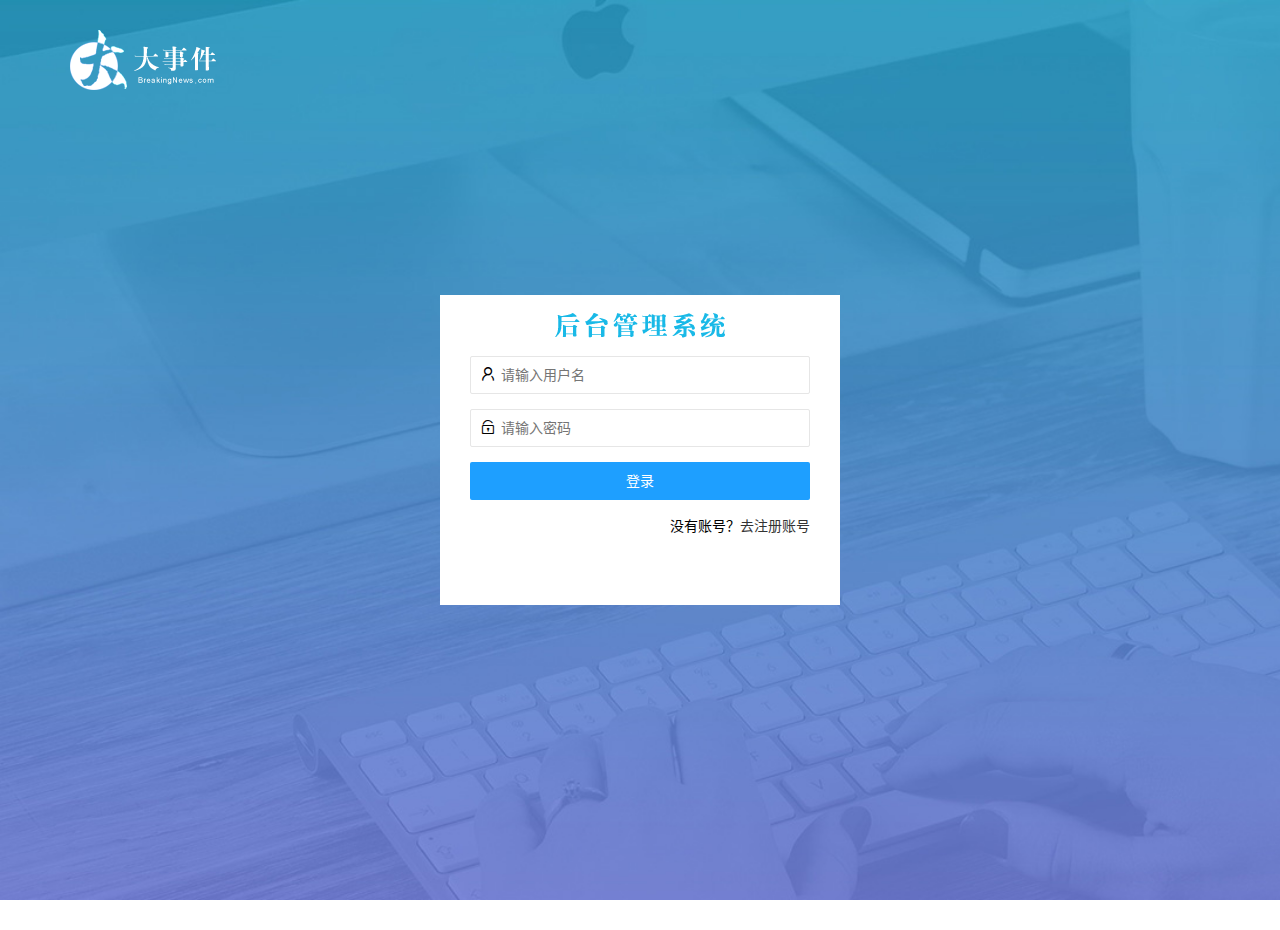
<file: index.html>
<!DOCTYPE html>
<html>

<head>
    <meta charset="utf-8">
    <meta name="viewport" content="width=device-width, initial-scale=1, maximum-scale=1">
    <title>程龙的后台</title>
    <!-- 引入token.js -->
    <script src="/assets/js/token.js"></script>
    <!-- 引入layui.css -->
    <link rel="stylesheet" href="/assets/lib/layui/css/layui.css">
    <!-- 引进字体图标 -->
    <link rel="stylesheet" href="/assets/fonts/iconfont.css">
    <!-- <!-- 引进index.css样式 -->
    <link rel="stylesheet" href="/assets/css/index.css">
</head>

<body class="layui-layout-body">
    <div class="layui-layout layui-layout-admin">
        <div class="layui-header">
            <div class="layui-logo">
                <img src="/assets/images/logo.png" alt="">
            </div>
            <!-- 头部区域（可配合layui已有的水平导航） -->
            <ul class="layui-nav layui-layout-right">
                <li class="layui-nav-item">
                    <a href="javascript:;" class="head-pic">
                        <img src="http://t.cn/RCzsdCq" class="layui-nav-img">
                        <span class="text-head-portrait">
                            C
                        </span>
                        个人中心
                    </a>
                    <dl class="layui-nav-child">
                        <dd><a href="/user/user-info.html" target="fm">基本资料</a></dd>
                        <dd><a href="/user/user-avatar.html" target="fm">更换头像</a></dd>
                        <dd><a href="/user/user-repwd.html" target="fm">重置密码</a></dd>
                    </dl>
                </li>
                <li class="layui-nav-item"><a href="javascript:;" id="quit">
                        <span class="iconfont icon-tuichu"></span>
                        退出
                    </a></li>
            </ul>
        </div>

        <div class="layui-side layui-bg-black">
            <div class="layui-side-scroll">
                <!-- 用户头像区 -->
                <div class="user-head head-pic">
                    <img src="http://t.cn/RCzsdCq" class="layui-nav-img">
                    <span class="text-head-portrait">C</span>
                    <span class="welcome">欢迎&nbsp;&nbsp;程龙</span>
                </div>
                <!-- 左侧导航区域（可配合layui已有的垂直导航） -->
                <ul class="layui-nav layui-nav-tree" lay-shrink="all">
                    <li class="layui-nav-item layui-this"><a href="javascript:;">
                            <span class="iconfont icon-home"></span>
                            首页</a></li>
                    <li class="layui-nav-item ">
                        <a href="javascript:;">
                            <span class="iconfont icon-16"></span>
                            文章管理</a>
                        <dl class="layui-nav-child">
                            <dd><a href="/article/category.html" target="fm">
                                    <i class="layui-icon layui-icon-app"></i>
                                    文章类别</a></dd>
                            <dd><a href="/article/list.html" target="fm">
                                    <i class="layui-icon layui-icon-app"></i>
                                    文章列表</a></dd>
                            <dd><a href="/article/publish.html" target="fm">
                                    <i class="layui-icon layui-icon-app"></i>
                                    发表文章</a></dd>
                        </dl>
                    </li>
                    <li class="layui-nav-item">
                        <a href="javascript:;">
                            <span class="iconfont icon-user"></span>
                            个人中心</a>
                        <dl class="layui-nav-child">
                            <dd><a href="/user/user-info.html" target="fm">
                                    <i class="layui-icon layui-icon-app"></i>
                                    基本资料</a></dd>
                            <dd><a href="/user/user-avatar.html" target="fm">
                                    <i class="layui-icon layui-icon-app"></i>
                                    更换头像</a></dd>
                            <dd><a href="/user/user-repwd.html" target="fm">
                                    <i class="layui-icon layui-icon-app"></i>
                                    重置密码</a></dd>
                        </dl>
                    </li>
                </ul>
            </div>
        </div>

        <div class="layui-body">
            <!-- 内容主体区域 -->
            <!-- <div style="padding: 15px;">内容主体区域</div> -->
            <iframe name="fm" src="/home/dashboard.html">
            </iframe>
        </div>

        <div class="layui-footer">
            <!-- 底部固定区域 -->

        </div>
    </div>
    <!-- 引入layui.js -->
    <script src="/assets/lib/layui/layui.all.js"></script>
    <!-- 引入jqeury.js -->
    <script src="/assets/lib/jquery.js"></script>
    <!-- 引进baseAPI.js -->
    <script src="/assets/js/baseAPI.js"></script>
    <!-- 引入index.js -->
    <script src="/assets/js/index.js"></script>

</body>

</html>
</file>
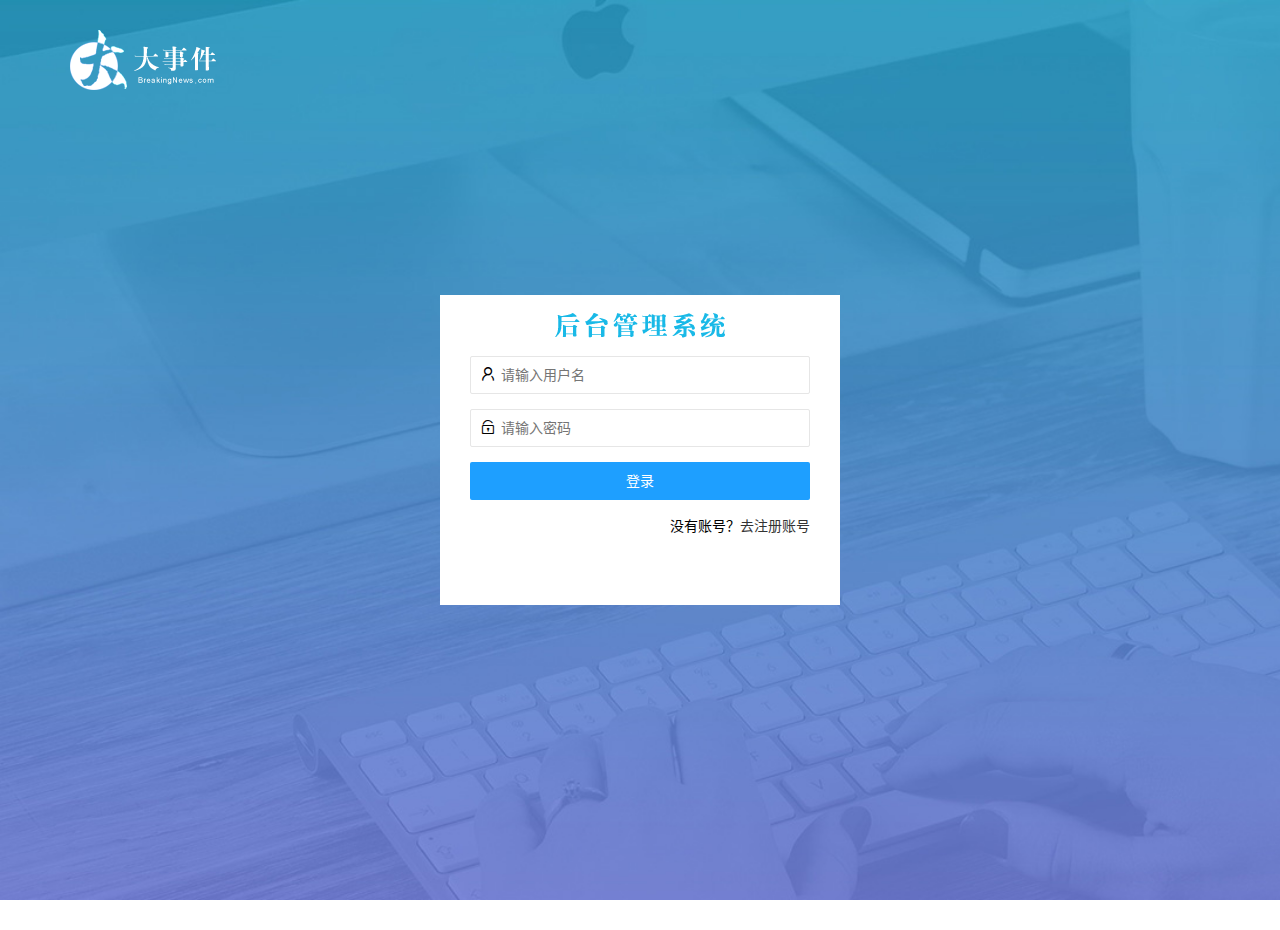
<file: login.html>
<!DOCTYPE html>
<html lang="zh-CN">

<head>
    <meta charset="UTF-8">
    <meta name="viewport" content="width=device-width, initial-scale=1.0">
    <title>登录页面</title>
    <!-- 引入layui -->
    <link rel="stylesheet" href="/assets/lib/layui/css/layui.css">

    <!-- 引入自己的css -->
    <link rel="stylesheet" href="/assets/css/login.css">

</head>

<body>
    <!-- logo区域 -->
    <div class="layui-main logo">
        <img src="/assets/images/logo.png" alt="">
    </div>
    <!-- 登陆盒子 login区域 开始-->
    <div class="login">
        <!-- 登录盒子title  -->
        <div class="form-title">
            <img src="/assets/images/login_title.png" alt="" />
        </div>
        <!-- login 表单区域 -->
        <div class="form-area">
            <form class="layui-form" id="register">
                <!-- 第一行 -->
                <div class="layui-form-item">
                    <i class="layui-icon layui-icon-username"></i>
                    <input type="text" name="username" required lay-verify="required" placeholder="请输入用户名"
                        autocomplete="off" class="layui-input">
                </div>
                <!-- 第二行 -->
                <div class="layui-form-item">
                    <i class="layui-icon layui-icon-password"></i>
                    <input type="password" name="password" required lay-verify=" required" placeholder="请输入密码"
                        autocomplete="off" class="layui-input">
                </div>
                <!-- 第三行 -->
                <div class="layui-form-item">
                    <button class="layui-btn layui-btn-fluid" lay-submit lay-filter="formDemo">登录</button>
                </div>
                <!-- 第四行 -->
                <div class="layui-form-item goto-register">
                    <span>没有账号？</span>
                    <a href="javascript:void(0);">去注册账号</a>
                </div>
            </form>
        </div>

    </div>
    <!-- 登陆盒子 login区域 结束-->

    <!-- 注册盒子 login区域 开始-->
    <div class="enroll">
        <!-- 登录盒子title  -->
        <div class="form-title">
            <img src="/assets/images/login_title.png" alt="" />
        </div>
        <!-- login 表单区域 -->
        <div class="form-area">
            <form class="layui-form" id="reg-submit">
                <!-- 第一行 -->
                <div class="layui-form-item">
                    <i class="layui-icon layui-icon-username"></i>
                    <input type="text" name="username" required lay-verify="required" placeholder="请输入用户名"
                        autocomplete="off" class="layui-input">
                </div>
                <!-- 第二行 -->
                <div class="layui-form-item">
                    <i class="layui-icon layui-icon-password"></i>
                    <input type="password" name="password" required lay-verify="required|pass" placeholder="请输入密码"
                        autocomplete="off" class="layui-input password">
                </div>
                <!-- 第三行 -->
                <div class="layui-form-item">
                    <i class="layui-icon layui-icon-password"></i>
                    <input type="password" required lay-verify="required|repwd" placeholder="请输入确认密码" autocomplete="off"
                        class="layui-input">

                </div>
                <!-- 第四行 -->
                <div class="layui-form-item">
                    <button class="layui-btn layui-btn-fluid" lay-submit lay-filter="formDemo">注册</button>
                </div>
                <!-- 第五行 -->
                <div class="layui-form-item goto-enter ">
                    <a href="javascript:void(0);">去登录</a>
                </div>
            </form>
        </div>

    </div>
    <!-- 注册盒子 login区域 结束-->

    <!-- 引入jquery -->
    <script src="/assets/lib/jquery.js"></script>
    <!-- 引入layui.js -->
    <script src="/assets/lib/layui/layui.all.js"></script>
    <!-- 拦截ajax请求 预过滤器-->
    <script src="/assets/js/baseAPI.js"></script>
    <!-- 引入login.js -->
    <script src="/assets/js/login.js"></script>

</body>

</html>
</file>
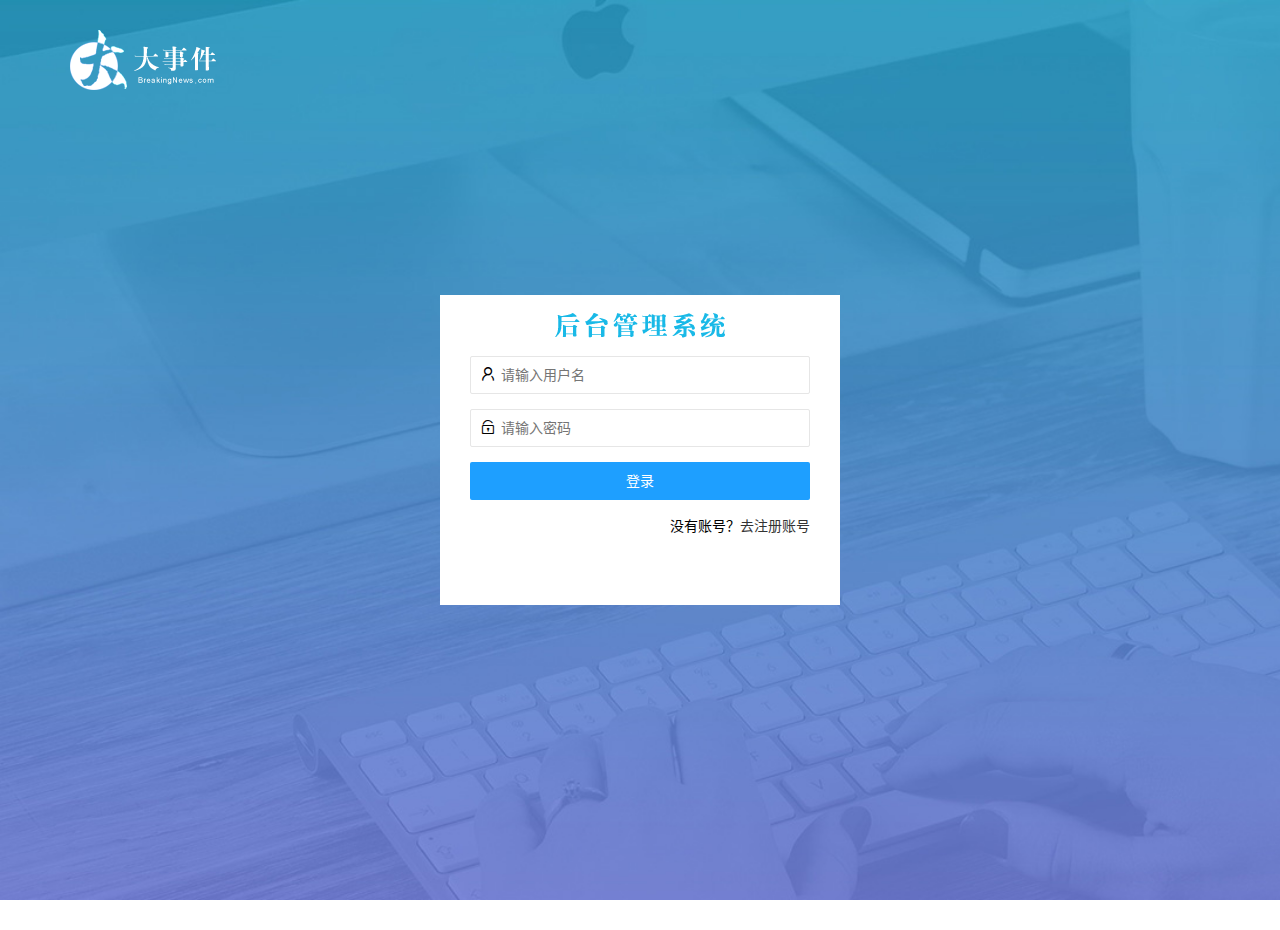
<file: article/list.html>
<!DOCTYPE html>
<html lang="zh-CN">

<head>
    <meta charset="UTF-8">
    <meta name="viewport" content="width=device-width, initial-scale=1.0">
    <title>文章列表</title>
    <!-- 引进taken -->
    <script src="/assets/js/token.js"></script>
    <!-- 引进layui -->
    <link rel="stylesheet" href="/assets/lib/layui/css/layui.css">
    <!-- 引进list.css -->
    <link rel="stylesheet" href="/assets/css/article/list.css">
</head>

<body>


    <form class="layui-form" action="">
        <div class="layui-card">
            <div class="layui-card-header">卡片面板</div>
            <div class="layui-card-body">
                <!-- 下拉框区域 -->
                <div class="layui-form-item">
                    <div class="layui-inline">
                        <!-- 第一个下拉框 -->
                        <div class="layui-input-inline" style="width: 200px;">
                            <select name="city" lay-verify="">
                                <option value="">所有分类</option>
                                <option value="010">北京</option>
                                <option value="021">上海</option>
                                <option value="0571">杭州</option>
                            </select>
                        </div>
                        <!-- 第二个下拉框 -->
                        <div class="layui-input-inline" style="width: 200px;">
                            <select name="city" lay-verify="">
                                <option value="">所有状态</option>
                                <option value="010">北京</option>
                                <option value="021">上海</option>
                                <option value="0571">杭州</option>
                            </select>
                        </div>
                    </div>
                    <!-- 按钮区域 -->
                    <div class="layui-inline">
                        <div class="layui-input-inline" style="width: 100px;">
                            <button type="button" class="layui-btn">搜索</button>
                        </div>
                    </div>
                    <!-- 表格区域数据 -->
                    <table class="layui-table">
                        <colgroup>
                            <col width="400">
                            <col width="170">
                            <col width="170">
                            <col width="170">
                            <col>
                        </colgroup>
                        <thead>
                            <tr>
                                <th>文章标题</th>
                                <th>分类</th>
                                <th>发表时间</th>
                                <th>状态</th>
                                <th>操作</th>
                            </tr>
                        </thead>
                        <tbody>
                            <td>贤心</td>
                            <td>2016-11-29</td>
                            <td>2016-11-29</td>
                            <td>2016-11-29</td>
                            <td>
                                <button type="button" class="layui-btn   layui-btn-xs">编辑</button>
                                <button type="button" class="layui-btn layui-btn-danger   layui-btn-xs">删除</button>
                            </td>
                        </tbody>
                    </table>
                    <div id="paging"></div>
                </div>
            </div>
        </div>
    </form>
    <!-- 引进jquery -->
    <script src="/assets/lib/jquery.js"></script>
    <!-- 引进layui -->
    <script src="/assets/lib/layui/layui.all.js"></script>
    <!-- 引进baseAPI -->
    <script src="/assets/js/baseAPI.js"></script>
    <!-- 引进list -->
    <script src="/assets/js/article/list.js"></script>
</body>

</html>
</file>
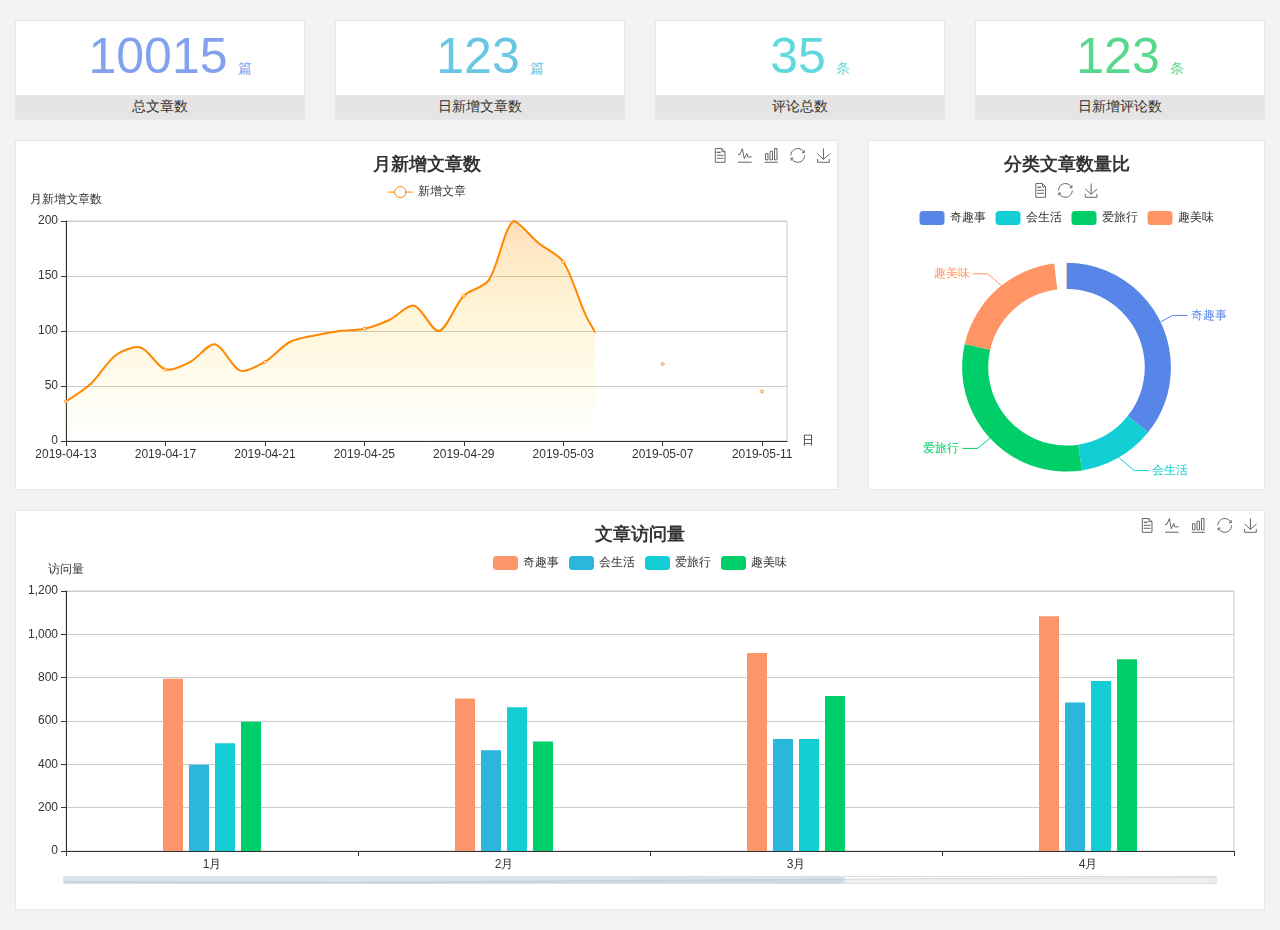
<file: home/dashboard.html>
<!DOCTYPE html>
<html lang="en">

<head>
  <meta charset="UTF-8">
  <meta name="viewport" content="width=device-width, initial-scale=1.0">
  <meta http-equiv="X-UA-Compatible" content="ie=edge">
  <title>图表统计</title>
  <link rel="stylesheet" href="../../assets/lib/bootstrap.css" />
  <link rel="stylesheet" href="../../assets/lib/main.css" />
  <script src="../../assets/lib/jquery.js"></script>
  <script type="text/javascript" src="../../assets/lib/echarts.min.js"></script>
</head>

<body>
  <div class="container-fluid">
    <div class="row spannel_list">
      <div class="col-sm-3 col-xs-6">
        <div class="spannel">
          <em>10015</em><span>篇</span>
          <b>总文章数</b>
        </div>
      </div>
      <div class="col-sm-3 col-xs-6">
        <div class="spannel scolor01">
          <em>123</em><span>篇</span>
          <b>日新增文章数</b>
        </div>
      </div>
      <div class="col-sm-3 col-xs-6">
        <div class="spannel scolor02">
          <em>35</em><span>条</span>
          <b>评论总数</b>
        </div>
      </div>
      <div class="col-sm-3 col-xs-6">
        <div class="spannel scolor03">
          <em>123</em><span>条</span>
          <b>日新增评论数</b>
        </div>
      </div>
    </div>
  </div>

  <div class="container-fluid">
    <div class="row curve-pie">
      <div class="col-lg-8 col-md-8">
        <div class="gragh_pannel" id="curve_show"></div>
      </div>
      <div class="col-lg-4 col-md-4">
        <div class="gragh_pannel" id="pie_show"></div>
      </div>
    </div>
  </div>

  <div class="container-fluid">
    <div class="column_pannel" id="column_show"></div>
  </div>

  <script>
    var oChart = echarts.init(document.getElementById('curve_show'));
    var aList_all = [{
        'count': 36,
        'date': '2019-04-13'
      },
      {
        'count': 52,
        'date': '2019-04-14'
      },
      {
        'count': 78,
        'date': '2019-04-15'
      },
      {
        'count': 85,
        'date': '2019-04-16'
      },
      {
        'count': 65,
        'date': '2019-04-17'
      },
      {
        'count': 72,
        'date': '2019-04-18'
      },
      {
        'count': 88,
        'date': '2019-04-19'
      },
      {
        'count': 64,
        'date': '2019-04-20'
      },
      {
        'count': 72,
        'date': '2019-04-21'
      },
      {
        'count': 90,
        'date': '2019-04-22'
      },
      {
        'count': 96,
        'date': '2019-04-23'
      },
      {
        'count': 100,
        'date': '2019-04-24'
      },
      {
        'count': 102,
        'date': '2019-04-25'
      },
      {
        'count': 110,
        'date': '2019-04-26'
      },
      {
        'count': 123,
        'date': '2019-04-27'
      },
      {
        'count': 100,
        'date': '2019-04-28'
      },
      {
        'count': 132,
        'date': '2019-04-29'
      },
      {
        'count': 146,
        'date': '2019-04-30'
      },
      {
        'count': 200,
        'date': '2019-05-01'
      },
      {
        'count': 180,
        'date': '2019-05-02'
      },
      {
        'count': 163,
        'date': '2019-05-03'
      },
      {
        'count': 110,
        'date': '2019-05-04'
      },
      {
        'count': 80,
        'date': '2019-05-05'
      },
      {
        'count': 82,
        'date': '2019-05-06'
      },
      {
        'count': 70,
        'date': '2019-05-07'
      },
      {
        'count': 65,
        'date': '2019-05-08'
      },
      {
        'count': 54,
        'date': '2019-05-09'
      },
      {
        'count': 40,
        'date': '2019-05-10'
      },
      {
        'count': 45,
        'date': '2019-05-11'
      },
      {
        'count': 38,
        'date': '2019-05-12'
      },
    ];

    let aCount = [];
    let aDate = [];

    for (var i = 0; i < aList_all.length; i++) {
      aCount.push(aList_all[i].count);
      aDate.push(aList_all[i].date);
    }

    var chartopt = {
      title: {
        text: '月新增文章数',
        left: 'center',
        top: '10'
      },
      tooltip: {
        trigger: 'axis'
      },
      legend: {
        data: ['新增文章'],
        top: '40'
      },
      toolbox: {
        show: true,
        feature: {
          mark: {
            show: true
          },
          dataView: {
            show: true,
            readOnly: false
          },
          magicType: {
            show: true,
            type: ['line', 'bar']
          },
          restore: {
            show: true
          },
          saveAsImage: {
            show: true
          }
        }
      },
      calculable: true,
      xAxis: [{
        name: '日',
        type: 'category',
        boundaryGap: false,
        data: aDate
      }],
      yAxis: [{
        name: '月新增文章数',
        type: 'value'
      }],
      series: [{
        name: '新增文章',
        type: 'line',
        smooth: true,
        itemStyle: {
          normal: {
            areaStyle: {
              type: 'default'
            },
            color: '#f80'
          },
          lineStyle: {
            color: '#f80'
          }
        },
        data: aCount
      }],
      areaStyle: {
        normal: {
          color: new echarts.graphic.LinearGradient(0, 0, 0, 1, [{
            offset: 0,
            color: 'rgba(255,136,0,0.39)'
          }, {
            offset: .34,
            color: 'rgba(255,180,0,0.25)'
          }, {
            offset: 1,
            color: 'rgba(255,222,0,0.00)'
          }])

        }
      },
      grid: {
        show: true,
        x: 50,
        x2: 50,
        y: 80,
        height: 220
      }
    };

    oChart.setOption(chartopt);


    var oPie = echarts.init(document.getElementById('pie_show'));
    var oPieopt = {
      title: {
        top: 10,
        text: '分类文章数量比',
        x: 'center'
      },
      tooltip: {
        trigger: 'item',
        formatter: "{a} <br/>{b} : {c} ({d}%)"
      },
      color: ['#5885e8', '#13cfd5', '#00ce68', '#ff9565'],
      legend: {
        x: 'center',
        top: 65,
        data: ['奇趣事', '会生活', '爱旅行', '趣美味']
      },
      toolbox: {
        show: true,
        x: 'center',
        top: 35,
        feature: {
          mark: {
            show: true
          },
          dataView: {
            show: true,
            readOnly: false
          },
          magicType: {
            show: true,
            type: ['pie', 'funnel'],
            option: {
              funnel: {
                x: '25%',
                width: '50%',
                funnelAlign: 'left',
                max: 1548
              }
            }
          },
          restore: {
            show: true
          },
          saveAsImage: {
            show: true
          }
        }
      },
      calculable: true,
      series: [{
        name: '访问来源',
        type: 'pie',
        radius: ['45%', '60%'],
        center: ['50%', '65%'],
        data: [{
            value: 300,
            name: '奇趣事'
          },
          {
            value: 100,
            name: '会生活'
          },
          {
            value: 260,
            name: '爱旅行'
          },
          {
            value: 180,
            name: '趣美味'
          }
        ]
      }]
    };
    oPie.setOption(oPieopt);



    var oColumn = this.echarts.init(document.getElementById('column_show'));
    var oColumnopt = {
      title: {
        text: '文章访问量',
        left: 'center',
        top: '10'
      },
      tooltip: {
        trigger: 'axis'
      },
      legend: {
        data: ['奇趣事', '会生活', '爱旅行', '趣美味'],
        top: '40'
      },
      toolbox: {
        show: true,
        feature: {
          mark: {
            show: true
          },
          dataView: {
            show: true,
            readOnly: false
          },
          magicType: {
            show: true,
            type: ['line', 'bar']
          },
          restore: {
            show: true
          },
          saveAsImage: {
            show: true
          }
        }
      },
      calculable: true,
      xAxis: [{
        type: 'category',
        data: ['1月', '2月', '3月', '4月', '5月']
      }],
      yAxis: [{
        name: '访问量',
        type: 'value'
      }],
      series: [{
          name: '奇趣事',
          type: 'bar',
          barWidth: 20,
          itemStyle: {
            normal: {
              areaStyle: {
                type: 'default'
              },
              color: '#fd956a'
            }
          },
          data: [800, 708, 920, 1090, 1200]
        },
        {
          name: '会生活',
          type: 'bar',
          barWidth: 20,
          itemStyle: {
            normal: {
              areaStyle: {
                type: 'default'
              },
              color: '#2bb6db'
            }
          },
          data: [400, 468, 520, 690, 800]
        },
        {
          name: '爱旅行',
          type: 'bar',
          barWidth: 20,
          itemStyle: {
            normal: {
              areaStyle: {
                type: 'default'
              },
              color: '#13cfd5'
            }
          },
          data: [500, 668, 520, 790, 900]
        },
        {
          name: '趣美味',
          type: 'bar',
          barWidth: 20,
          itemStyle: {
            normal: {
              areaStyle: {
                type: 'default'
              },
              color: '#00ce68'
            }
          },
          data: [600, 508, 720, 890, 1000]
        }
      ],
      grid: {
        show: true,
        x: 50,
        x2: 30,
        y: 80,
        height: 260
      },
      dataZoom: [ //给x轴设置滚动条
        {
          start: 0, //默认为0
          end: 100 - 1000 / 31, //默认为100
          type: 'slider',
          show: true,
          xAxisIndex: [0],
          handleSize: 0, //滑动条的 左右2个滑动条的大小
          height: 8, //组件高度
          left: 45, //左边的距离
          right: 50, //右边的距离
          bottom: 26, //右边的距离
          handleColor: '#ddd', //h滑动图标的颜色
          handleStyle: {
            borderColor: "#cacaca",
            borderWidth: "1",
            shadowBlur: 2,
            background: "#ddd",
            shadowColor: "#ddd",
          }
        }
      ]
    };
    oColumn.setOption(oColumnopt);
  </script>
</body>

</html>
</file>
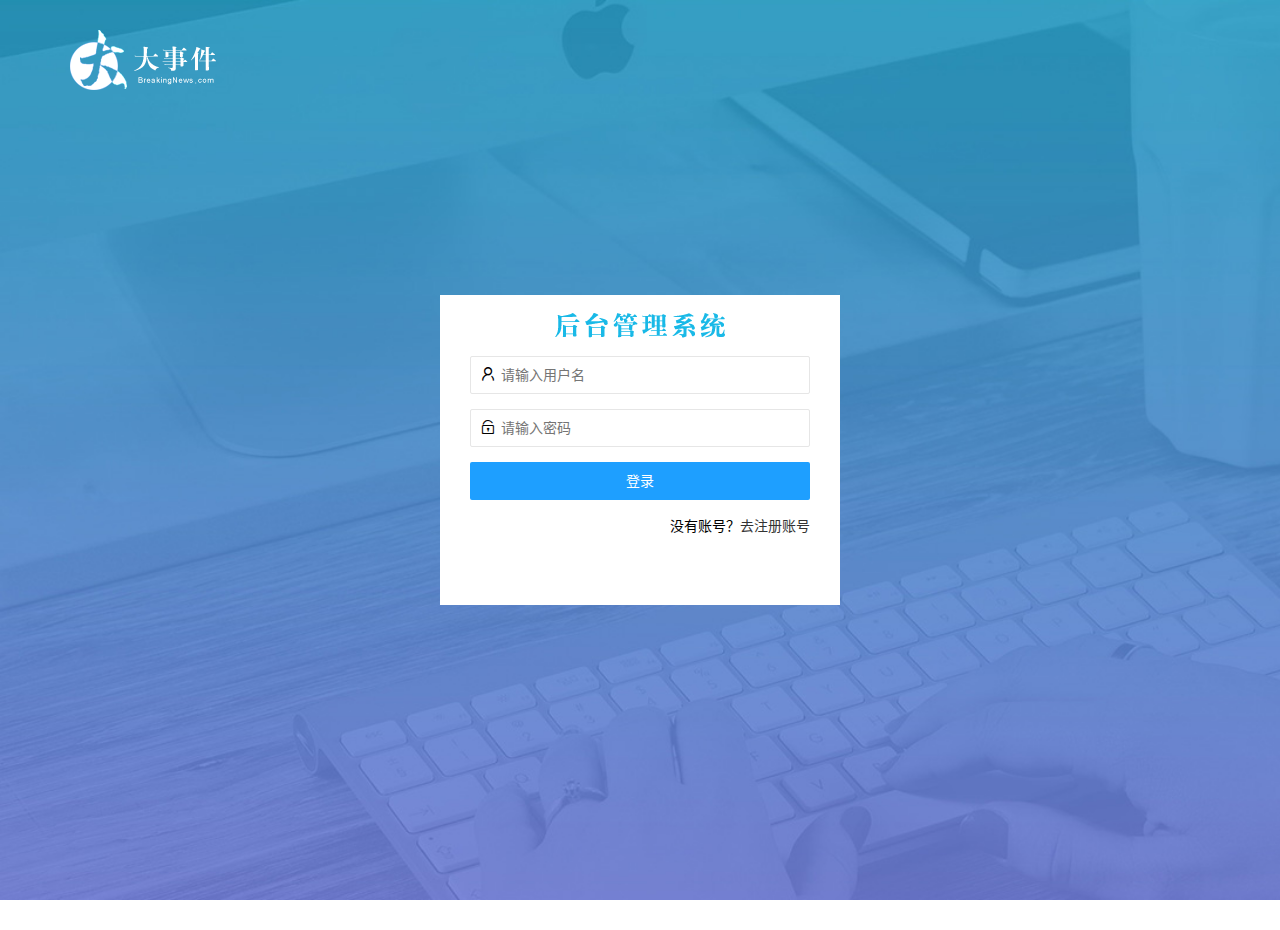
<file: user/user-avatar.html>
<!DOCTYPE html>
<html lang="zh-CN">

<head>
    <meta charset="UTF-8">
    <meta name="viewport" content="width=device-width, initial-scale=1.0">
    <title>更换头像</title>
    <!-- 引入token.js -->
    <script src="/assets/js/token.js"></script>
    <!-- 引入layui.css -->
    <link rel="stylesheet" href="/assets/lib/layui/css/layui.css">
    <!-- 引入cropper.css -->
    <link rel="stylesheet" href="/assets/lib/cropper/cropper.css">
    <!-- 引入自己的css -->
    <link rel="stylesheet" href="/assets/css/user/user-avatar.css">
</head>

<body>

    <div class="layui-card">
        <div class="layui-card-header">更换头像</div>
        <div class="layui-card-body">
            <div class="row1">
                <!-- 图片裁剪区域 -->
                <div class="cropper-box">

                    <!-- 这个 img 标签很重要，将来会把它初始化为裁剪区域 -->
                    <img id="image" src="/assets/images/sample.jpg" />
                </div>

                <!-- 图片的预览区域 -->
                <div class="preview-box">
                    <div>
                        <!-- 宽高为 100px 的预览区域 -->
                        <div class="img-preview w100"></div>
                        <p class="size">100 x 100</p>
                    </div>
                    <div>
                        <!-- 宽高为 50px 的预览区域 -->
                        <div class="img-preview w50"></div>
                        <p class="size">50 x 50</p>
                    </div>
                </div>
            </div>
            <input type="file" id="file" style="display: none;">
            <!-- 第二行的按钮区域 -->
            <div class="row2">
                <button type="button" class="layui-btn" id="uploading">上传</button>
                <button type="button" class="layui-btn layui-btn-danger" id="confirm">确定</button>
            </div>
        </div>
    </div>
    <!-- Y引入jquery.js -->
    <script src="/assets/lib/jquery.js"></script>
    <!-- 引入cropper.js -->
    <script src="/assets/lib/cropper/Cropper.js"></script>
    <!-- 引入jquery-cropper.js -->
    <script src="/assets/lib/cropper/jquery-cropper.js"></script>
    <!-- 引入layui.js -->
    <script src="/assets/lib/layui/layui.all.js"></script>
    <!-- 引入baseAPI.js -->
    <script src="/assets/js/baseAPI.js"></script>
    <!-- 引入user-avatar.js -->
    <script src="/assets/js/user/user-avatar.js"></script>

</body>

</html>
</file>
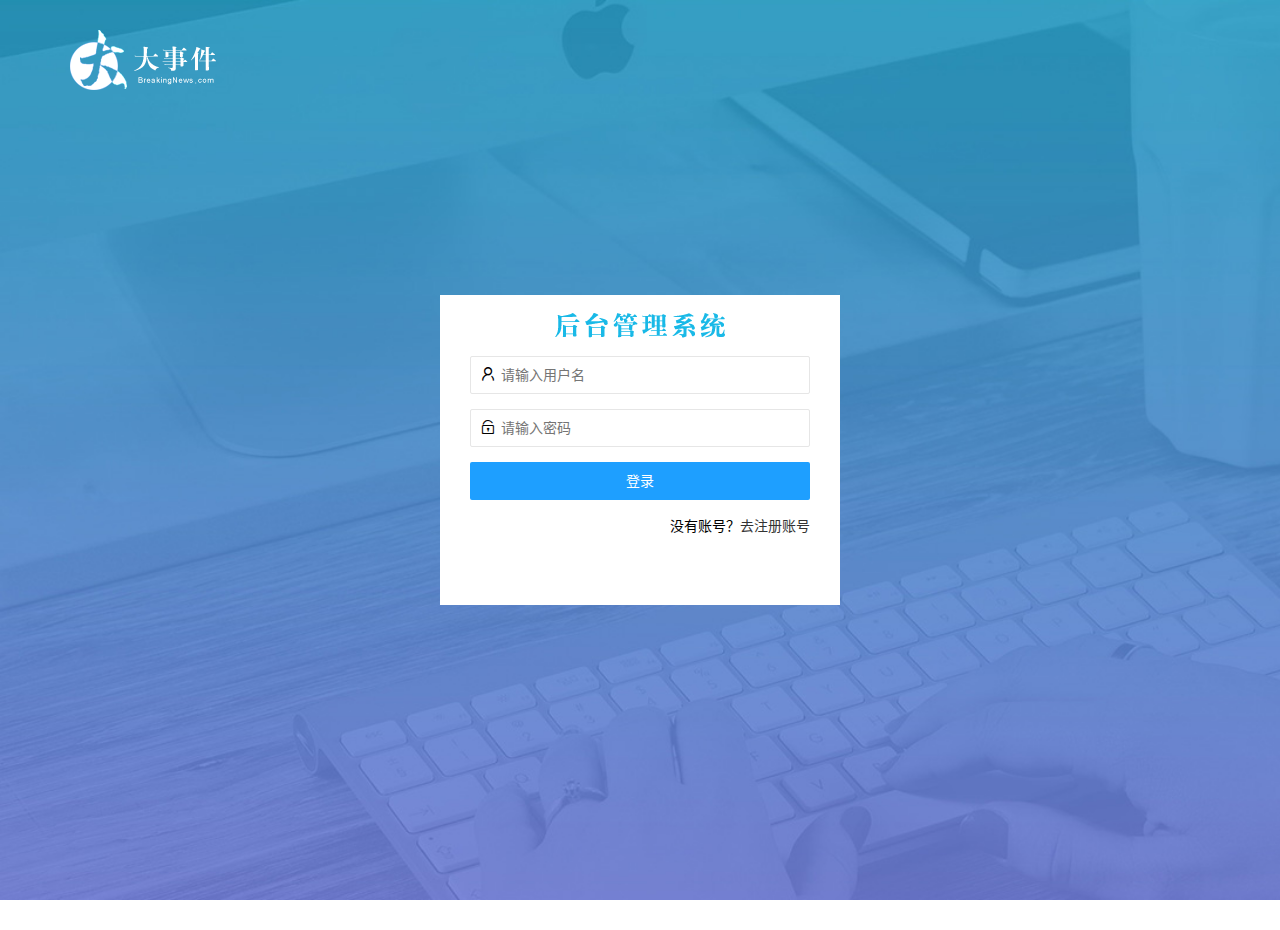
<file: user/user-info.html>
<!DOCTYPE html>
<html lang="zh-CN">

<head>
    <meta charset="UTF-8">
    <meta name="viewport" content="width=device-width, initial-scale=1.0">
    <title>基本资料</title>
    <!-- 引入token.js -->
    <script src="/assets/js/token.js"></script>
    <!-- 引入layui.css -->
    <link rel="stylesheet" href="/assets/lib/layui/css/layui.css">
    <!-- 引入user-info.css -->
    <link rel="stylesheet" href="/assets/css/user/user-info.css">
</head>

<body>
    <div class="layui-card">
        <div class="layui-card-header">修改用户信息</div>
        <div class="layui-card-body">
            <form class="layui-form" lay-filter="f1">
                <input type="hidden" name="Id">
                <!-- 第一行 -->
                <div class="layui-form-item">

                    <label class="layui-form-label">登录名称</label>
                    <div class="layui-input-block">
                        <input type="text" readonly name="username" required lay-verify="required" placeholder="请输入用户名"
                            autocomplete="off" class="layui-input">
                    </div>
                    <!-- 第二行 -->
                    <div class="layui-form-item">
                        <label class="layui-form-label">用户昵称</label>
                        <div class="layui-input-block">
                            <input type="text" name="nickname" required lay-verify="required" placeholder="请输入昵称"
                                autocomplete="off" class="layui-input">
                        </div>
                        <!-- 第三行 -->
                        <div class="layui-form-item">
                            <label class="layui-form-label">用户邮箱</label>
                            <div class="layui-input-block">
                                <input type="text" name="email" required lay-verify="required|email" placeholder="请输入邮箱"
                                    autocomplete="off" class="layui-input">
                            </div>
                            <!-- 第四行 按钮 -->
                            <div class="layui-form-item">
                                <div class="layui-input-block">
                                    <button class="layui-btn" lay-submit lay-filter="formDemo">提交修改</button>
                                    <button type="reset" id="reset" class="layui-btn layui-btn-primary">重置</button>
                                </div>
                            </div>
            </form>
        </div>
    </div>
    <!-- 引入layui.js -->
    <script src="/assets/lib/layui/layui.all.js"></script>
    <!-- 引入jquery.js -->
    <script src="/assets/lib/jquery.js"></script>
    <!-- 引进baseAPI.js -->
    <script src="/assets/js/baseAPI.js"></script>
    <!-- 引入user-info.js -->
    <script src="/assets/js/user/user-info.js"></script>
</body>

</html>
</file>
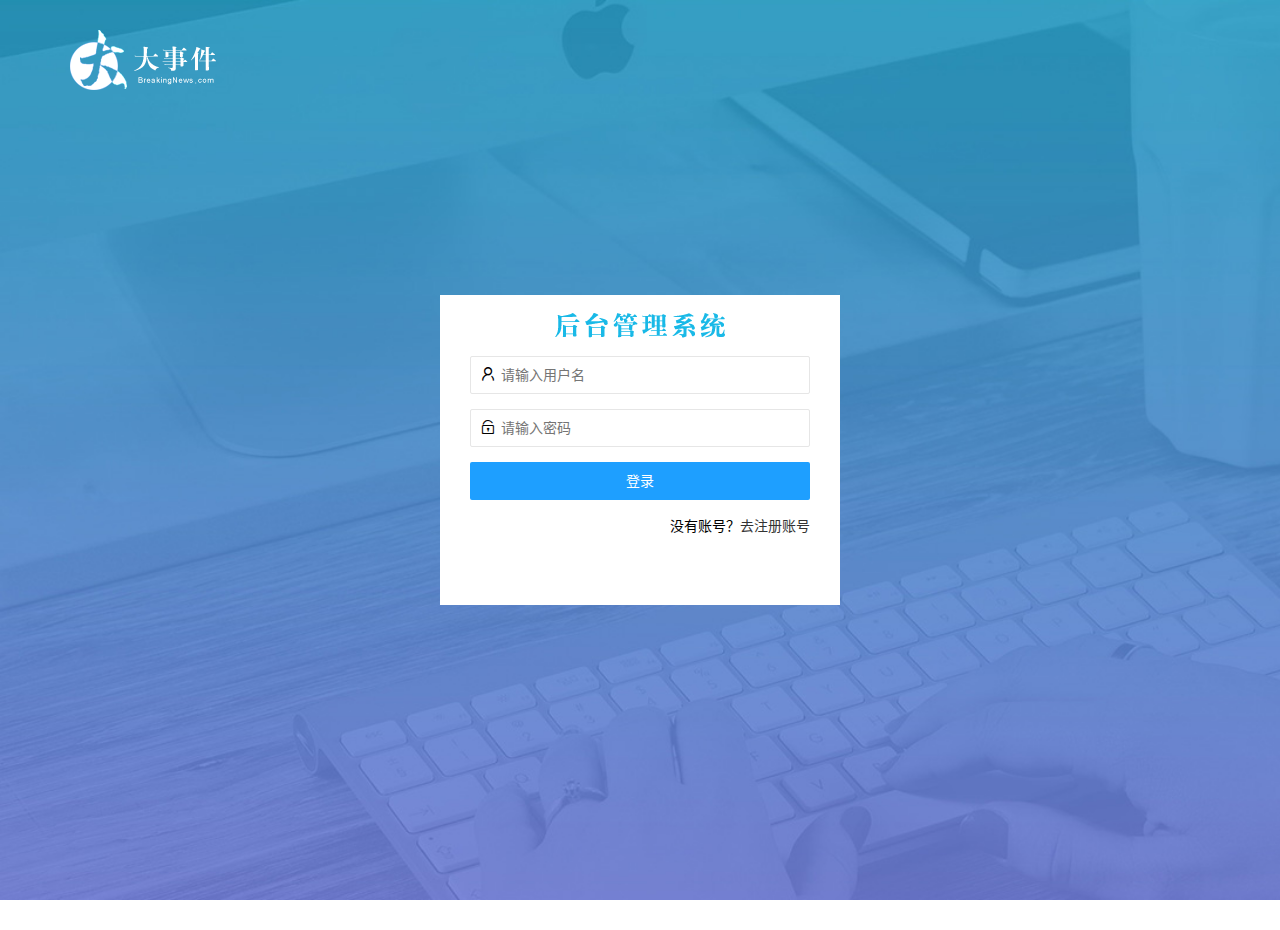
<file: user/user-repwd.html>
<!DOCTYPE html>
<html lang="zh-CN">

<head>
    <meta charset="UTF-8">
    <meta name="viewport" content="width=device-width, initial-scale=1.0">
    <title>修改密码</title>
    <!-- 引入token.js -->
    <script src="/assets/js/token.js"></script>
    <!-- 引进layui.css -->
    <link rel="stylesheet" href="/assets/lib/layui/css/layui.css">
    <!-- 引进user-repwd.css -->
    <link rel="stylesheet" href="/assets/css/user/user-repwd.css">
</head>
<div class="layui-card">
    <div class="layui-card-header">修改密码</div>
    <div class="layui-card-body">
        <form class="layui-form" lay-filter="f1">
            <input type="hidden" name="id">
            <!-- 第一行 -->
            <div class="layui-form-item">

                <label class="layui-form-label">原密码</label>
                <div class="layui-input-block">
                    <input type="password" name="oldPwd" required lay-verify="required|len" placeholder="请输入原密码"
                        autocomplete="off" class="layui-input">
                </div>
                <!-- 第二行 -->
                <div class="layui-form-item">
                    <label class="layui-form-label">新密码</label>
                    <div class="layui-input-block">
                        <input type="password" name="newPwd" required lay-verify="required|len|diff" placeholder="请输入新密码"
                            autocomplete="off" class="layui-input">
                    </div>
                    <!-- 第三行 -->
                    <div class="layui-form-item">
                        <label class="layui-form-label">确认新密码</label>
                        <div class="layui-input-block">
                            <input type="password" id="repsw" required lay-verify="required|len|repwd"
                                placeholder="请输入确认新密码" autocomplete="off" class="layui-input">
                        </div>
                        <!-- 第四行 按钮 -->
                        <div class="layui-form-item">
                            <div class="layui-input-block">
                                <button class="layui-btn" lay-submit lay-filter="formDemo" id="alter">修改密码</button>
                                <button type="reset" id="reset" class="layui-btn layui-btn-primary">重置</button>
                            </div>
                        </div>
        </form>
    </div>
</div>

<body>
    <!-- 引进jquery -->
    <script src="/assets/lib/jquery.js"></script>
    <!-- 引进layui.js -->
    <script src="/assets/lib/layui/layui.all.js"></script>
    <!-- 引进baseAPI.js -->
    <script src="/assets/js/baseAPI.js"></script>
    <!-- 引进user-repwd.js -->
    <script src="/assets/js/user/user-repwd.js"></script>
</body>

</html>
</file>
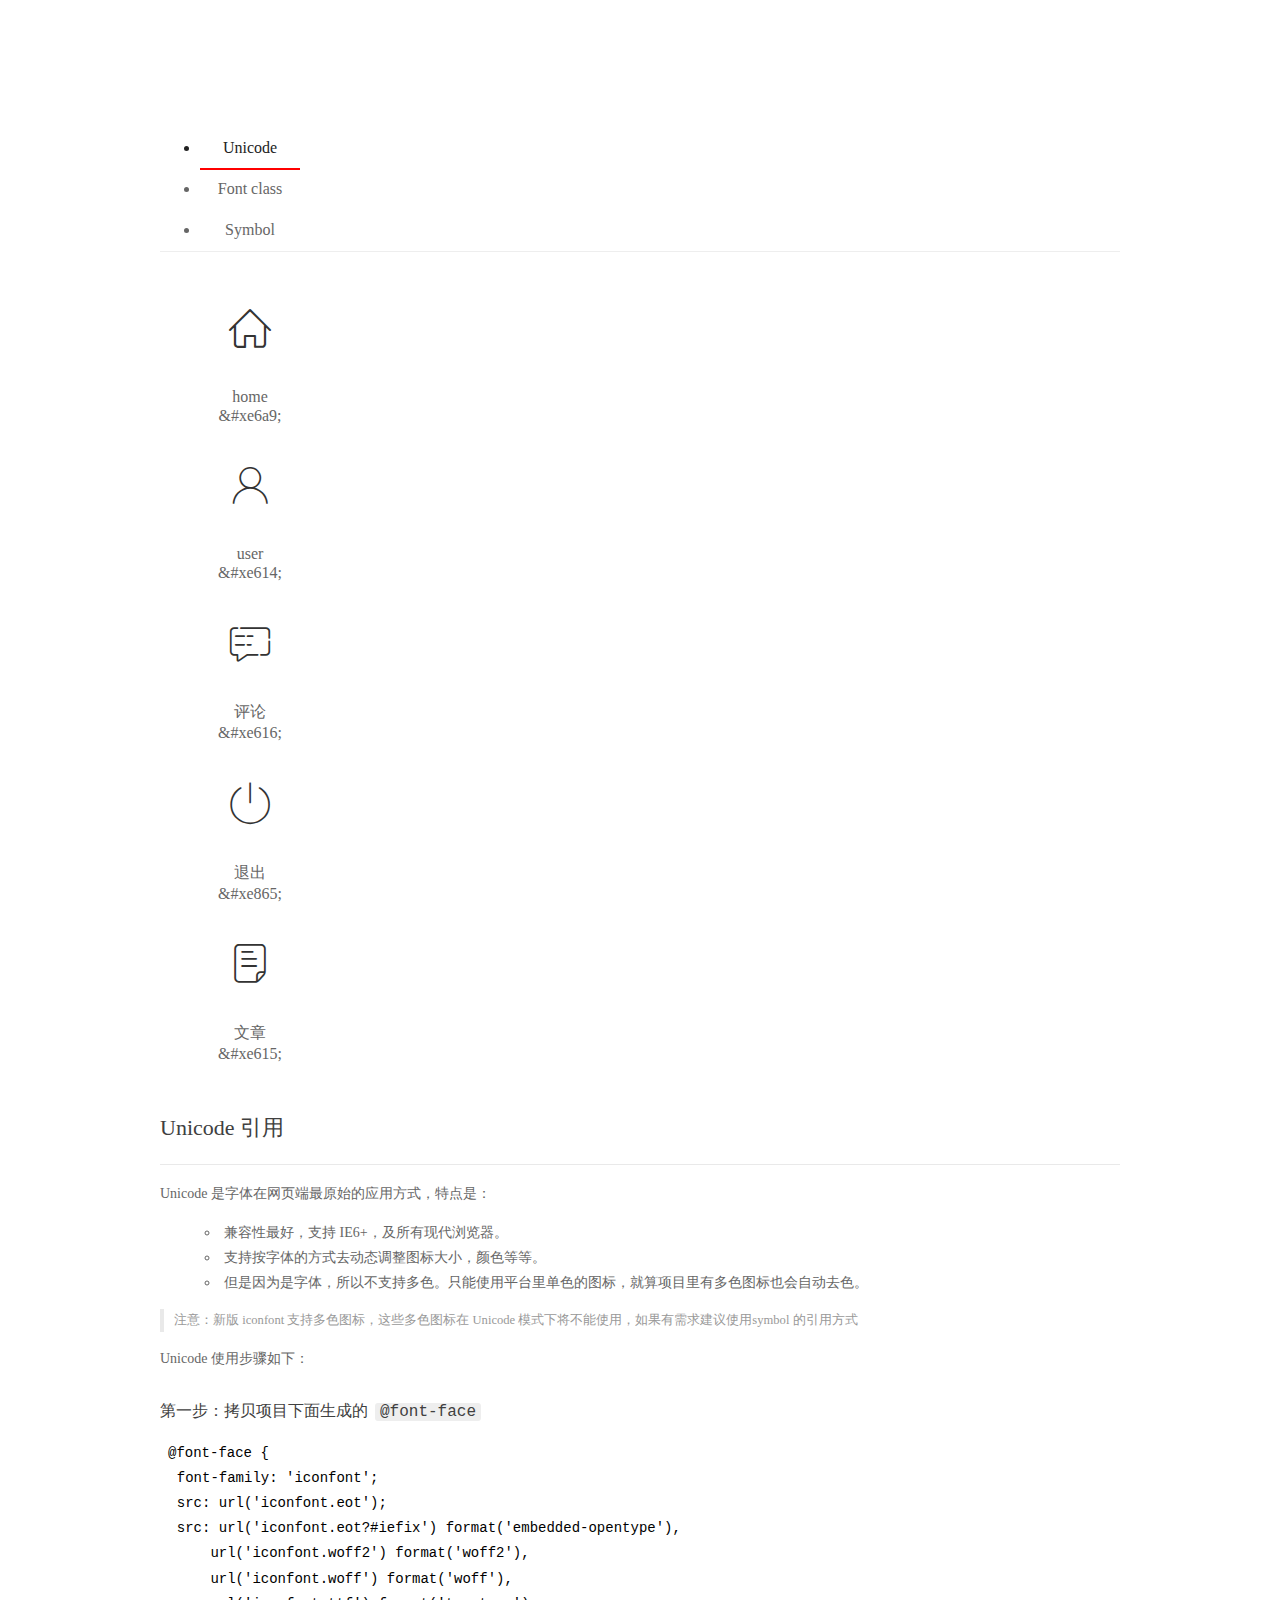
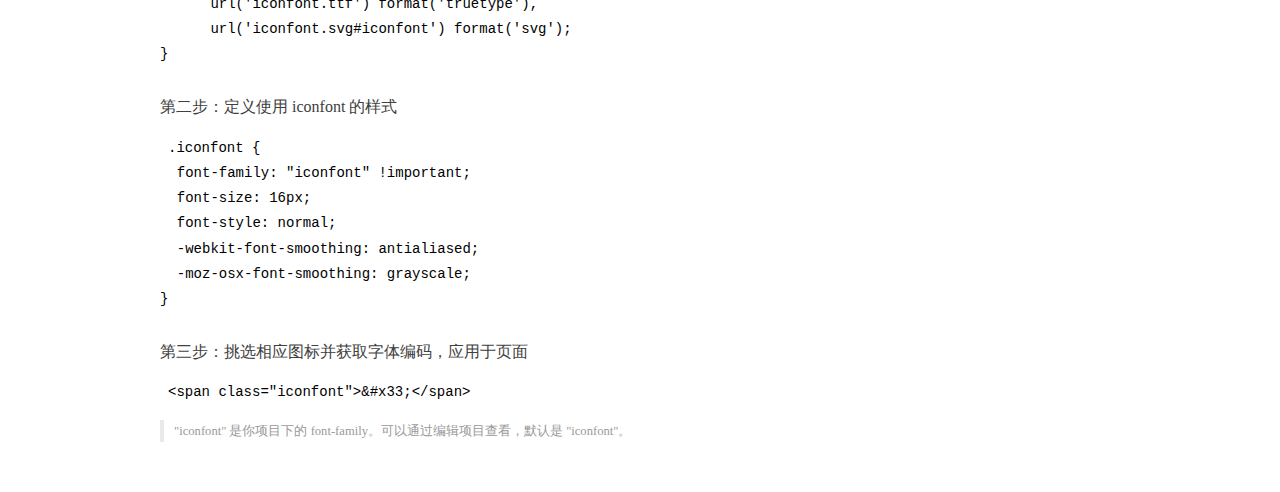
<file: assets/fonts/demo_index.html>
<!DOCTYPE html>
<html>
<head>
  <meta charset="utf-8"/>
  <title>IconFont Demo</title>
  <link rel="shortcut icon" href="https://gtms04.alicdn.com/tps/i4/TB1_oz6GVXXXXaFXpXXJDFnIXXX-64-64.ico" type="image/x-icon"/>
  <link rel="stylesheet" href="https://g.alicdn.com/thx/cube/1.3.2/cube.min.css">
  <link rel="stylesheet" href="demo.css">
  <link rel="stylesheet" href="iconfont.css">
  <script src="iconfont.js"></script>
  <!-- jQuery -->
  <script src="https://a1.alicdn.com/oss/uploads/2018/12/26/7bfddb60-08e8-11e9-9b04-53e73bb6408b.js"></script>
  <!-- 代码高亮 -->
  <script src="https://a1.alicdn.com/oss/uploads/2018/12/26/a3f714d0-08e6-11e9-8a15-ebf944d7534c.js"></script>
</head>
<body>
  <div class="main">
    <h1 class="logo"><a href="https://www.iconfont.cn/" title="iconfont 首页" target="_blank">&#xe86b;</a></h1>
    <div class="nav-tabs">
      <ul id="tabs" class="dib-box">
        <li class="dib active"><span>Unicode</span></li>
        <li class="dib"><span>Font class</span></li>
        <li class="dib"><span>Symbol</span></li>
      </ul>
      
    </div>
    <div class="tab-container">
      <div class="content unicode" style="display: block;">
          <ul class="icon_lists dib-box">
          
            <li class="dib">
              <span class="icon iconfont">&#xe6a9;</span>
                <div class="name">home</div>
                <div class="code-name">&amp;#xe6a9;</div>
              </li>
          
            <li class="dib">
              <span class="icon iconfont">&#xe614;</span>
                <div class="name">user</div>
                <div class="code-name">&amp;#xe614;</div>
              </li>
          
            <li class="dib">
              <span class="icon iconfont">&#xe616;</span>
                <div class="name">评论</div>
                <div class="code-name">&amp;#xe616;</div>
              </li>
          
            <li class="dib">
              <span class="icon iconfont">&#xe865;</span>
                <div class="name">退出</div>
                <div class="code-name">&amp;#xe865;</div>
              </li>
          
            <li class="dib">
              <span class="icon iconfont">&#xe615;</span>
                <div class="name">文章</div>
                <div class="code-name">&amp;#xe615;</div>
              </li>
          
          </ul>
          <div class="article markdown">
          <h2 id="unicode-">Unicode 引用</h2>
          <hr>

          <p>Unicode 是字体在网页端最原始的应用方式，特点是：</p>
          <ul>
            <li>兼容性最好，支持 IE6+，及所有现代浏览器。</li>
            <li>支持按字体的方式去动态调整图标大小，颜色等等。</li>
            <li>但是因为是字体，所以不支持多色。只能使用平台里单色的图标，就算项目里有多色图标也会自动去色。</li>
          </ul>
          <blockquote>
            <p>注意：新版 iconfont 支持多色图标，这些多色图标在 Unicode 模式下将不能使用，如果有需求建议使用symbol 的引用方式</p>
          </blockquote>
          <p>Unicode 使用步骤如下：</p>
          <h3 id="-font-face">第一步：拷贝项目下面生成的 <code>@font-face</code></h3>
<pre><code class="language-css"
>@font-face {
  font-family: 'iconfont';
  src: url('iconfont.eot');
  src: url('iconfont.eot?#iefix') format('embedded-opentype'),
      url('iconfont.woff2') format('woff2'),
      url('iconfont.woff') format('woff'),
      url('iconfont.ttf') format('truetype'),
      url('iconfont.svg#iconfont') format('svg');
}
</code></pre>
          <h3 id="-iconfont-">第二步：定义使用 iconfont 的样式</h3>
<pre><code class="language-css"
>.iconfont {
  font-family: "iconfont" !important;
  font-size: 16px;
  font-style: normal;
  -webkit-font-smoothing: antialiased;
  -moz-osx-font-smoothing: grayscale;
}
</code></pre>
          <h3 id="-">第三步：挑选相应图标并获取字体编码，应用于页面</h3>
<pre>
<code class="language-html"
>&lt;span class="iconfont"&gt;&amp;#x33;&lt;/span&gt;
</code></pre>
          <blockquote>
            <p>"iconfont" 是你项目下的 font-family。可以通过编辑项目查看，默认是 "iconfont"。</p>
          </blockquote>
          </div>
      </div>
      <div class="content font-class">
        <ul class="icon_lists dib-box">
          
          <li class="dib">
            <span class="icon iconfont icon-home"></span>
            <div class="name">
              home
            </div>
            <div class="code-name">.icon-home
            </div>
          </li>
          
          <li class="dib">
            <span class="icon iconfont icon-user"></span>
            <div class="name">
              user
            </div>
            <div class="code-name">.icon-user
            </div>
          </li>
          
          <li class="dib">
            <span class="icon iconfont icon-pinglun"></span>
            <div class="name">
              评论
            </div>
            <div class="code-name">.icon-pinglun
            </div>
          </li>
          
          <li class="dib">
            <span class="icon iconfont icon-tuichu"></span>
            <div class="name">
              退出
            </div>
            <div class="code-name">.icon-tuichu
            </div>
          </li>
          
          <li class="dib">
            <span class="icon iconfont icon-16"></span>
            <div class="name">
              文章
            </div>
            <div class="code-name">.icon-16
            </div>
          </li>
          
        </ul>
        <div class="article markdown">
        <h2 id="font-class-">font-class 引用</h2>
        <hr>

        <p>font-class 是 Unicode 使用方式的一种变种，主要是解决 Unicode 书写不直观，语意不明确的问题。</p>
        <p>与 Unicode 使用方式相比，具有如下特点：</p>
        <ul>
          <li>兼容性良好，支持 IE8+，及所有现代浏览器。</li>
          <li>相比于 Unicode 语意明确，书写更直观。可以很容易分辨这个 icon 是什么。</li>
          <li>因为使用 class 来定义图标，所以当要替换图标时，只需要修改 class 里面的 Unicode 引用。</li>
          <li>不过因为本质上还是使用的字体，所以多色图标还是不支持的。</li>
        </ul>
        <p>使用步骤如下：</p>
        <h3 id="-fontclass-">第一步：引入项目下面生成的 fontclass 代码：</h3>
<pre><code class="language-html">&lt;link rel="stylesheet" href="./iconfont.css"&gt;
</code></pre>
        <h3 id="-">第二步：挑选相应图标并获取类名，应用于页面：</h3>
<pre><code class="language-html">&lt;span class="iconfont icon-xxx"&gt;&lt;/span&gt;
</code></pre>
        <blockquote>
          <p>"
            iconfont" 是你项目下的 font-family。可以通过编辑项目查看，默认是 "iconfont"。</p>
        </blockquote>
      </div>
      </div>
      <div class="content symbol">
          <ul class="icon_lists dib-box">
          
            <li class="dib">
                <svg class="icon svg-icon" aria-hidden="true">
                  <use xlink:href="#icon-home"></use>
                </svg>
                <div class="name">home</div>
                <div class="code-name">#icon-home</div>
            </li>
          
            <li class="dib">
                <svg class="icon svg-icon" aria-hidden="true">
                  <use xlink:href="#icon-user"></use>
                </svg>
                <div class="name">user</div>
                <div class="code-name">#icon-user</div>
            </li>
          
            <li class="dib">
                <svg class="icon svg-icon" aria-hidden="true">
                  <use xlink:href="#icon-pinglun"></use>
                </svg>
                <div class="name">评论</div>
                <div class="code-name">#icon-pinglun</div>
            </li>
          
            <li class="dib">
                <svg class="icon svg-icon" aria-hidden="true">
                  <use xlink:href="#icon-tuichu"></use>
                </svg>
                <div class="name">退出</div>
                <div class="code-name">#icon-tuichu</div>
            </li>
          
            <li class="dib">
                <svg class="icon svg-icon" aria-hidden="true">
                  <use xlink:href="#icon-16"></use>
                </svg>
                <div class="name">文章</div>
                <div class="code-name">#icon-16</div>
            </li>
          
          </ul>
          <div class="article markdown">
          <h2 id="symbol-">Symbol 引用</h2>
          <hr>

          <p>这是一种全新的使用方式，应该说这才是未来的主流，也是平台目前推荐的用法。相关介绍可以参考这篇<a href="">文章</a>
            这种用法其实是做了一个 SVG 的集合，与另外两种相比具有如下特点：</p>
          <ul>
            <li>支持多色图标了，不再受单色限制。</li>
            <li>通过一些技巧，支持像字体那样，通过 <code>font-size</code>, <code>color</code> 来调整样式。</li>
            <li>兼容性较差，支持 IE9+，及现代浏览器。</li>
            <li>浏览器渲染 SVG 的性能一般，还不如 png。</li>
          </ul>
          <p>使用步骤如下：</p>
          <h3 id="-symbol-">第一步：引入项目下面生成的 symbol 代码：</h3>
<pre><code class="language-html">&lt;script src="./iconfont.js"&gt;&lt;/script&gt;
</code></pre>
          <h3 id="-css-">第二步：加入通用 CSS 代码（引入一次就行）：</h3>
<pre><code class="language-html">&lt;style&gt;
.icon {
  width: 1em;
  height: 1em;
  vertical-align: -0.15em;
  fill: currentColor;
  overflow: hidden;
}
&lt;/style&gt;
</code></pre>
          <h3 id="-">第三步：挑选相应图标并获取类名，应用于页面：</h3>
<pre><code class="language-html">&lt;svg class="icon" aria-hidden="true"&gt;
  &lt;use xlink:href="#icon-xxx"&gt;&lt;/use&gt;
&lt;/svg&gt;
</code></pre>
          </div>
      </div>

    </div>
  </div>
  <script>
  $(document).ready(function () {
      $('.tab-container .content:first').show()

      $('#tabs li').click(function (e) {
        var tabContent = $('.tab-container .content')
        var index = $(this).index()

        if ($(this).hasClass('active')) {
          return
        } else {
          $('#tabs li').removeClass('active')
          $(this).addClass('active')

          tabContent.hide().eq(index).fadeIn()
        }
      })
    })
  </script>
</body>
</html>
</file>
<file: assets/lib/layui/css/layui.css>
/** layui-v2.5.6 MIT License By https://www.layui.com */
 .layui-inline,img{display:inline-block;vertical-align:middle}h1,h2,h3,h4,h5,h6{font-weight:400}.layui-edge,.layui-header,.layui-inline,.layui-main{position:relative}.layui-body,.layui-edge,.layui-elip{overflow:hidden}.layui-btn,.layui-edge,.layui-inline,img{vertical-align:middle}.layui-btn,.layui-disabled,.layui-icon,.layui-unselect{-moz-user-select:none;-webkit-user-select:none;-ms-user-select:none}.layui-elip,.layui-form-checkbox span,.layui-form-pane .layui-form-label{text-overflow:ellipsis;white-space:nowrap}.layui-breadcrumb,.layui-tree-btnGroup{visibility:hidden}blockquote,body,button,dd,div,dl,dt,form,h1,h2,h3,h4,h5,h6,input,li,ol,p,pre,td,textarea,th,ul{margin:0;padding:0;-webkit-tap-highlight-color:rgba(0,0,0,0)}a:active,a:hover{outline:0}img{border:none}li{list-style:none}table{border-collapse:collapse;border-spacing:0}h4,h5,h6{font-size:100%}button,input,optgroup,option,select,textarea{font-family:inherit;font-size:inherit;font-style:inherit;font-weight:inherit;outline:0}pre{white-space:pre-wrap;white-space:-moz-pre-wrap;white-space:-pre-wrap;white-space:-o-pre-wrap;word-wrap:break-word}body{line-height:24px;font:14px Helvetica Neue,Helvetica,PingFang SC,Tahoma,Arial,sans-serif}hr{height:1px;margin:10px 0;border:0;clear:both}a{color:#333;text-decoration:none}a:hover{color:#777}a cite{font-style:normal;*cursor:pointer}.layui-border-box,.layui-border-box *{box-sizing:border-box}.layui-box,.layui-box *{box-sizing:content-box}.layui-clear{clear:both;*zoom:1}.layui-clear:after{content:'\20';clear:both;*zoom:1;display:block;height:0}.layui-inline{*display:inline;*zoom:1}.layui-edge{display:inline-block;width:0;height:0;border-width:6px;border-style:dashed;border-color:transparent}.layui-edge-top{top:-4px;border-bottom-color:#999;border-bottom-style:solid}.layui-edge-right{border-left-color:#999;border-left-style:solid}.layui-edge-bottom{top:2px;border-top-color:#999;border-top-style:solid}.layui-edge-left{border-right-color:#999;border-right-style:solid}.layui-disabled,.layui-disabled:hover{color:#d2d2d2!important;cursor:not-allowed!important}.layui-circle{border-radius:100%}.layui-show{display:block!important}.layui-hide{display:none!important}@font-face{font-family:layui-icon;src:url(../font/iconfont.eot?v=256);src:url(../font/iconfont.eot?v=256#iefix) format('embedded-opentype'),url(../font/iconfont.woff2?v=256) format('woff2'),url(../font/iconfont.woff?v=256) format('woff'),url(../font/iconfont.ttf?v=256) format('truetype'),url(../font/iconfont.svg?v=256#layui-icon) format('svg')}.layui-icon{font-family:layui-icon!important;font-size:16px;font-style:normal;-webkit-font-smoothing:antialiased;-moz-osx-font-smoothing:grayscale}.layui-icon-reply-fill:before{content:"\e611"}.layui-icon-set-fill:before{content:"\e614"}.layui-icon-menu-fill:before{content:"\e60f"}.layui-icon-search:before{content:"\e615"}.layui-icon-share:before{content:"\e641"}.layui-icon-set-sm:before{content:"\e620"}.layui-icon-engine:before{content:"\e628"}.layui-icon-close:before{content:"\1006"}.layui-icon-close-fill:before{content:"\1007"}.layui-icon-chart-screen:before{content:"\e629"}.layui-icon-star:before{content:"\e600"}.layui-icon-circle-dot:before{content:"\e617"}.layui-icon-chat:before{content:"\e606"}.layui-icon-release:before{content:"\e609"}.layui-icon-list:before{content:"\e60a"}.layui-icon-chart:before{content:"\e62c"}.layui-icon-ok-circle:before{content:"\1005"}.layui-icon-layim-theme:before{content:"\e61b"}.layui-icon-table:before{content:"\e62d"}.layui-icon-right:before{content:"\e602"}.layui-icon-left:before{content:"\e603"}.layui-icon-cart-simple:before{content:"\e698"}.layui-icon-face-cry:before{content:"\e69c"}.layui-icon-face-smile:before{content:"\e6af"}.layui-icon-survey:before{content:"\e6b2"}.layui-icon-tree:before{content:"\e62e"}.layui-icon-ie:before{content:"\e7bb"}.layui-icon-upload-circle:before{content:"\e62f"}.layui-icon-add-circle:before{content:"\e61f"}.layui-icon-download-circle:before{content:"\e601"}.layui-icon-templeate-1:before{content:"\e630"}.layui-icon-util:before{content:"\e631"}.layui-icon-face-surprised:before{content:"\e664"}.layui-icon-edit:before{content:"\e642"}.layui-icon-speaker:before{content:"\e645"}.layui-icon-down:before{content:"\e61a"}.layui-icon-file:before{content:"\e621"}.layui-icon-layouts:before{content:"\e632"}.layui-icon-rate-half:before{content:"\e6c9"}.layui-icon-add-circle-fine:before{content:"\e608"}.layui-icon-prev-circle:before{content:"\e633"}.layui-icon-read:before{content:"\e705"}.layui-icon-404:before{content:"\e61c"}.layui-icon-carousel:before{content:"\e634"}.layui-icon-help:before{content:"\e607"}.layui-icon-code-circle:before{content:"\e635"}.layui-icon-windows:before{content:"\e67f"}.layui-icon-water:before{content:"\e636"}.layui-icon-username:before{content:"\e66f"}.layui-icon-find-fill:before{content:"\e670"}.layui-icon-about:before{content:"\e60b"}.layui-icon-location:before{content:"\e715"}.layui-icon-up:before{content:"\e619"}.layui-icon-pause:before{content:"\e651"}.layui-icon-date:before{content:"\e637"}.layui-icon-layim-uploadfile:before{content:"\e61d"}.layui-icon-delete:before{content:"\e640"}.layui-icon-play:before{content:"\e652"}.layui-icon-top:before{content:"\e604"}.layui-icon-firefox:before{content:"\e686"}.layui-icon-friends:before{content:"\e612"}.layui-icon-refresh-3:before{content:"\e9aa"}.layui-icon-ok:before{content:"\e605"}.layui-icon-layer:before{content:"\e638"}.layui-icon-face-smile-fine:before{content:"\e60c"}.layui-icon-dollar:before{content:"\e659"}.layui-icon-group:before{content:"\e613"}.layui-icon-layim-download:before{content:"\e61e"}.layui-icon-picture-fine:before{content:"\e60d"}.layui-icon-link:before{content:"\e64c"}.layui-icon-diamond:before{content:"\e735"}.layui-icon-log:before{content:"\e60e"}.layui-icon-key:before{content:"\e683"}.layui-icon-rate-solid:before{content:"\e67a"}.layui-icon-fonts-del:before{content:"\e64f"}.layui-icon-unlink:before{content:"\e64d"}.layui-icon-fonts-clear:before{content:"\e639"}.layui-icon-triangle-r:before{content:"\e623"}.layui-icon-circle:before{content:"\e63f"}.layui-icon-radio:before{content:"\e643"}.layui-icon-align-center:before{content:"\e647"}.layui-icon-align-right:before{content:"\e648"}.layui-icon-align-left:before{content:"\e649"}.layui-icon-loading-1:before{content:"\e63e"}.layui-icon-return:before{content:"\e65c"}.layui-icon-fonts-strong:before{content:"\e62b"}.layui-icon-upload:before{content:"\e67c"}.layui-icon-dialogue:before{content:"\e63a"}.layui-icon-video:before{content:"\e6ed"}.layui-icon-headset:before{content:"\e6fc"}.layui-icon-cellphone-fine:before{content:"\e63b"}.layui-icon-add-1:before{content:"\e654"}.layui-icon-face-smile-b:before{content:"\e650"}.layui-icon-fonts-html:before{content:"\e64b"}.layui-icon-screen-full:before{content:"\e622"}.layui-icon-form:before{content:"\e63c"}.layui-icon-cart:before{content:"\e657"}.layui-icon-camera-fill:before{content:"\e65d"}.layui-icon-tabs:before{content:"\e62a"}.layui-icon-heart-fill:before{content:"\e68f"}.layui-icon-fonts-code:before{content:"\e64e"}.layui-icon-ios:before{content:"\e680"}.layui-icon-at:before{content:"\e687"}.layui-icon-fire:before{content:"\e756"}.layui-icon-set:before{content:"\e716"}.layui-icon-fonts-u:before{content:"\e646"}.layui-icon-triangle-d:before{content:"\e625"}.layui-icon-tips:before{content:"\e702"}.layui-icon-picture:before{content:"\e64a"}.layui-icon-more-vertical:before{content:"\e671"}.layui-icon-bluetooth:before{content:"\e689"}.layui-icon-flag:before{content:"\e66c"}.layui-icon-loading:before{content:"\e63d"}.layui-icon-fonts-i:before{content:"\e644"}.layui-icon-refresh-1:before{content:"\e666"}.layui-icon-rmb:before{content:"\e65e"}.layui-icon-addition:before{content:"\e624"}.layui-icon-home:before{content:"\e68e"}.layui-icon-time:before{content:"\e68d"}.layui-icon-user:before{content:"\e770"}.layui-icon-notice:before{content:"\e667"}.layui-icon-chrome:before{content:"\e68a"}.layui-icon-edge:before{content:"\e68b"}.layui-icon-login-weibo:before{content:"\e675"}.layui-icon-voice:before{content:"\e688"}.layui-icon-upload-drag:before{content:"\e681"}.layui-icon-login-qq:before{content:"\e676"}.layui-icon-snowflake:before{content:"\e6b1"}.layui-icon-heart:before{content:"\e68c"}.layui-icon-logout:before{content:"\e682"}.layui-icon-file-b:before{content:"\e655"}.layui-icon-template:before{content:"\e663"}.layui-icon-transfer:before{content:"\e691"}.layui-icon-auz:before{content:"\e672"}.layui-icon-console:before{content:"\e665"}.layui-icon-app:before{content:"\e653"}.layui-icon-prev:before{content:"\e65a"}.layui-icon-website:before{content:"\e7ae"}.layui-icon-next:before{content:"\e65b"}.layui-icon-component:before{content:"\e857"}.layui-icon-android:before{content:"\e684"}.layui-icon-more:before{content:"\e65f"}.layui-icon-login-wechat:before{content:"\e677"}.layui-icon-shrink-right:before{content:"\e668"}.layui-icon-spread-left:before{content:"\e66b"}.layui-icon-camera:before{content:"\e660"}.layui-icon-note:before{content:"\e66e"}.layui-icon-refresh:before{content:"\e669"}.layui-icon-female:before{content:"\e661"}.layui-icon-male:before{content:"\e662"}.layui-icon-screen-restore:before{content:"\e758"}.layui-icon-password:before{content:"\e673"}.layui-icon-senior:before{content:"\e674"}.layui-icon-theme:before{content:"\e66a"}.layui-icon-tread:before{content:"\e6c5"}.layui-icon-praise:before{content:"\e6c6"}.layui-icon-star-fill:before{content:"\e658"}.layui-icon-rate:before{content:"\e67b"}.layui-icon-template-1:before{content:"\e656"}.layui-icon-vercode:before{content:"\e679"}.layui-icon-service:before{content:"\e626"}.layui-icon-cellphone:before{content:"\e678"}.layui-icon-print:before{content:"\e66d"}.layui-icon-cols:before{content:"\e610"}.layui-icon-wifi:before{content:"\e7e0"}.layui-icon-export:before{content:"\e67d"}.layui-icon-rss:before{content:"\e808"}.layui-icon-slider:before{content:"\e714"}.layui-icon-email:before{content:"\e618"}.layui-icon-subtraction:before{content:"\e67e"}.layui-icon-mike:before{content:"\e6dc"}.layui-icon-light:before{content:"\e748"}.layui-icon-gift:before{content:"\e627"}.layui-icon-mute:before{content:"\e685"}.layui-icon-reduce-circle:before{content:"\e616"}.layui-icon-music:before{content:"\e690"}.layui-main{width:1140px;margin:0 auto}.layui-header{z-index:1000;height:60px}.layui-header a:hover{transition:all .5s;-webkit-transition:all .5s}.layui-side{position:fixed;left:0;top:0;bottom:0;z-index:999;width:200px;overflow-x:hidden}.layui-side-scroll{position:relative;width:220px;height:100%;overflow-x:hidden}.layui-body{position:absolute;left:200px;right:0;top:0;bottom:0;z-index:998;width:auto;overflow-y:auto;box-sizing:border-box}.layui-layout-body{overflow:hidden}.layui-layout-admin .layui-header{background-color:#23262E}.layui-layout-admin .layui-side{top:60px;width:200px;overflow-x:hidden}.layui-layout-admin .layui-body{position:fixed;top:60px;bottom:44px}.layui-layout-admin .layui-main{width:auto;margin:0 15px}.layui-layout-admin .layui-footer{position:fixed;left:200px;right:0;bottom:0;height:44px;line-height:44px;padding:0 15px;background-color:#eee}.layui-layout-admin .layui-logo{position:absolute;left:0;top:0;width:200px;height:100%;line-height:60px;text-align:center;color:#009688;font-size:16px}.layui-layout-admin .layui-header .layui-nav{background:0 0}.layui-layout-left{position:absolute!important;left:200px;top:0}.layui-layout-right{position:absolute!important;right:0;top:0}.layui-container{position:relative;margin:0 auto;padding:0 15px;box-sizing:border-box}.layui-fluid{position:relative;margin:0 auto;padding:0 15px}.layui-row:after,.layui-row:before{content:'';display:block;clear:both}.layui-col-lg1,.layui-col-lg10,.layui-col-lg11,.layui-col-lg12,.layui-col-lg2,.layui-col-lg3,.layui-col-lg4,.layui-col-lg5,.layui-col-lg6,.layui-col-lg7,.layui-col-lg8,.layui-col-lg9,.layui-col-md1,.layui-col-md10,.layui-col-md11,.layui-col-md12,.layui-col-md2,.layui-col-md3,.layui-col-md4,.layui-col-md5,.layui-col-md6,.layui-col-md7,.layui-col-md8,.layui-col-md9,.layui-col-sm1,.layui-col-sm10,.layui-col-sm11,.layui-col-sm12,.layui-col-sm2,.layui-col-sm3,.layui-col-sm4,.layui-col-sm5,.layui-col-sm6,.layui-col-sm7,.layui-col-sm8,.layui-col-sm9,.layui-col-xs1,.layui-col-xs10,.layui-col-xs11,.layui-col-xs12,.layui-col-xs2,.layui-col-xs3,.layui-col-xs4,.layui-col-xs5,.layui-col-xs6,.layui-col-xs7,.layui-col-xs8,.layui-col-xs9{position:relative;display:block;box-sizing:border-box}.layui-col-xs1,.layui-col-xs10,.layui-col-xs11,.layui-col-xs12,.layui-col-xs2,.layui-col-xs3,.layui-col-xs4,.layui-col-xs5,.layui-col-xs6,.layui-col-xs7,.layui-col-xs8,.layui-col-xs9{float:left}.layui-col-xs1{width:8.33333333%}.layui-col-xs2{width:16.66666667%}.layui-col-xs3{width:25%}.layui-col-xs4{width:33.33333333%}.layui-col-xs5{width:41.66666667%}.layui-col-xs6{width:50%}.layui-col-xs7{width:58.33333333%}.layui-col-xs8{width:66.66666667%}.layui-col-xs9{width:75%}.layui-col-xs10{width:83.33333333%}.layui-col-xs11{width:91.66666667%}.layui-col-xs12{width:100%}.layui-col-xs-offset1{margin-left:8.33333333%}.layui-col-xs-offset2{margin-left:16.66666667%}.layui-col-xs-offset3{margin-left:25%}.layui-col-xs-offset4{margin-left:33.33333333%}.layui-col-xs-offset5{margin-left:41.66666667%}.layui-col-xs-offset6{margin-left:50%}.layui-col-xs-offset7{margin-left:58.33333333%}.layui-col-xs-offset8{margin-left:66.66666667%}.layui-col-xs-offset9{margin-left:75%}.layui-col-xs-offset10{margin-left:83.33333333%}.layui-col-xs-offset11{margin-left:91.66666667%}.layui-col-xs-offset12{margin-left:100%}@media screen and (max-width:768px){.layui-hide-xs{display:none!important}.layui-show-xs-block{display:block!important}.layui-show-xs-inline{display:inline!important}.layui-show-xs-inline-block{display:inline-block!important}}@media screen and (min-width:768px){.layui-container{width:750px}.layui-hide-sm{display:none!important}.layui-show-sm-block{display:block!important}.layui-show-sm-inline{display:inline!important}.layui-show-sm-inline-block{display:inline-block!important}.layui-col-sm1,.layui-col-sm10,.layui-col-sm11,.layui-col-sm12,.layui-col-sm2,.layui-col-sm3,.layui-col-sm4,.layui-col-sm5,.layui-col-sm6,.layui-col-sm7,.layui-col-sm8,.layui-col-sm9{float:left}.layui-col-sm1{width:8.33333333%}.layui-col-sm2{width:16.66666667%}.layui-col-sm3{width:25%}.layui-col-sm4{width:33.33333333%}.layui-col-sm5{width:41.66666667%}.layui-col-sm6{width:50%}.layui-col-sm7{width:58.33333333%}.layui-col-sm8{width:66.66666667%}.layui-col-sm9{width:75%}.layui-col-sm10{width:83.33333333%}.layui-col-sm11{width:91.66666667%}.layui-col-sm12{width:100%}.layui-col-sm-offset1{margin-left:8.33333333%}.layui-col-sm-offset2{margin-left:16.66666667%}.layui-col-sm-offset3{margin-left:25%}.layui-col-sm-offset4{margin-left:33.33333333%}.layui-col-sm-offset5{margin-left:41.66666667%}.layui-col-sm-offset6{margin-left:50%}.layui-col-sm-offset7{margin-left:58.33333333%}.layui-col-sm-offset8{margin-left:66.66666667%}.layui-col-sm-offset9{margin-left:75%}.layui-col-sm-offset10{margin-left:83.33333333%}.layui-col-sm-offset11{margin-left:91.66666667%}.layui-col-sm-offset12{margin-left:100%}}@media screen and (min-width:992px){.layui-container{width:970px}.layui-hide-md{display:none!important}.layui-show-md-block{display:block!important}.layui-show-md-inline{display:inline!important}.layui-show-md-inline-block{display:inline-block!important}.layui-col-md1,.layui-col-md10,.layui-col-md11,.layui-col-md12,.layui-col-md2,.layui-col-md3,.layui-col-md4,.layui-col-md5,.layui-col-md6,.layui-col-md7,.layui-col-md8,.layui-col-md9{float:left}.layui-col-md1{width:8.33333333%}.layui-col-md2{width:16.66666667%}.layui-col-md3{width:25%}.layui-col-md4{width:33.33333333%}.layui-col-md5{width:41.66666667%}.layui-col-md6{width:50%}.layui-col-md7{width:58.33333333%}.layui-col-md8{width:66.66666667%}.layui-col-md9{width:75%}.layui-col-md10{width:83.33333333%}.layui-col-md11{width:91.66666667%}.layui-col-md12{width:100%}.layui-col-md-offset1{margin-left:8.33333333%}.layui-col-md-offset2{margin-left:16.66666667%}.layui-col-md-offset3{margin-left:25%}.layui-col-md-offset4{margin-left:33.33333333%}.layui-col-md-offset5{margin-left:41.66666667%}.layui-col-md-offset6{margin-left:50%}.layui-col-md-offset7{margin-left:58.33333333%}.layui-col-md-offset8{margin-left:66.66666667%}.layui-col-md-offset9{margin-left:75%}.layui-col-md-offset10{margin-left:83.33333333%}.layui-col-md-offset11{margin-left:91.66666667%}.layui-col-md-offset12{margin-left:100%}}@media screen and (min-width:1200px){.layui-container{width:1170px}.layui-hide-lg{display:none!important}.layui-show-lg-block{display:block!important}.layui-show-lg-inline{display:inline!important}.layui-show-lg-inline-block{display:inline-block!important}.layui-col-lg1,.layui-col-lg10,.layui-col-lg11,.layui-col-lg12,.layui-col-lg2,.layui-col-lg3,.layui-col-lg4,.layui-col-lg5,.layui-col-lg6,.layui-col-lg7,.layui-col-lg8,.layui-col-lg9{float:left}.layui-col-lg1{width:8.33333333%}.layui-col-lg2{width:16.66666667%}.layui-col-lg3{width:25%}.layui-col-lg4{width:33.33333333%}.layui-col-lg5{width:41.66666667%}.layui-col-lg6{width:50%}.layui-col-lg7{width:58.33333333%}.layui-col-lg8{width:66.66666667%}.layui-col-lg9{width:75%}.layui-col-lg10{width:83.33333333%}.layui-col-lg11{width:91.66666667%}.layui-col-lg12{width:100%}.layui-col-lg-offset1{margin-left:8.33333333%}.layui-col-lg-offset2{margin-left:16.66666667%}.layui-col-lg-offset3{margin-left:25%}.layui-col-lg-offset4{margin-left:33.33333333%}.layui-col-lg-offset5{margin-left:41.66666667%}.layui-col-lg-offset6{margin-left:50%}.layui-col-lg-offset7{margin-left:58.33333333%}.layui-col-lg-offset8{margin-left:66.66666667%}.layui-col-lg-offset9{margin-left:75%}.layui-col-lg-offset10{margin-left:83.33333333%}.layui-col-lg-offset11{margin-left:91.66666667%}.layui-col-lg-offset12{margin-left:100%}}.layui-col-space1{margin:-.5px}.layui-col-space1>*{padding:.5px}.layui-col-space2{margin:-1px}.layui-col-space2>*{padding:1px}.layui-col-space4{margin:-2px}.layui-col-space4>*{padding:2px}.layui-col-space5{margin:-2.5px}.layui-col-space5>*{padding:2.5px}.layui-col-space6{margin:-3px}.layui-col-space6>*{padding:3px}.layui-col-space8{margin:-4px}.layui-col-space8>*{padding:4px}.layui-col-space10{margin:-5px}.layui-col-space10>*{padding:5px}.layui-col-space12{margin:-6px}.layui-col-space12>*{padding:6px}.layui-col-space14{margin:-7px}.layui-col-space14>*{padding:7px}.layui-col-space15{margin:-7.5px}.layui-col-space15>*{padding:7.5px}.layui-col-space16{margin:-8px}.layui-col-space16>*{padding:8px}.layui-col-space18{margin:-9px}.layui-col-space18>*{padding:9px}.layui-col-space20{margin:-10px}.layui-col-space20>*{padding:10px}.layui-col-space22{margin:-11px}.layui-col-space22>*{padding:11px}.layui-col-space24{margin:-12px}.layui-col-space24>*{padding:12px}.layui-col-space25{margin:-12.5px}.layui-col-space25>*{padding:12.5px}.layui-col-space26{margin:-13px}.layui-col-space26>*{padding:13px}.layui-col-space28{margin:-14px}.layui-col-space28>*{padding:14px}.layui-col-space30{margin:-15px}.layui-col-space30>*{padding:15px}.layui-btn,.layui-input,.layui-select,.layui-textarea,.layui-upload-button{outline:0;-webkit-appearance:none;transition:all .3s;-webkit-transition:all .3s;box-sizing:border-box}.layui-elem-quote{margin-bottom:10px;padding:15px;line-height:22px;border-left:5px solid #009688;border-radius:0 2px 2px 0;background-color:#f2f2f2}.layui-quote-nm{border-style:solid;border-width:1px 1px 1px 5px;background:0 0}.layui-elem-field{margin-bottom:10px;padding:0;border-width:1px;border-style:solid}.layui-elem-field legend{margin-left:20px;padding:0 10px;font-size:20px;font-weight:300}.layui-field-title{margin:10px 0 20px;border-width:1px 0 0}.layui-field-box{padding:10px 15px}.layui-field-title .layui-field-box{padding:10px 0}.layui-progress{position:relative;height:6px;border-radius:20px;background-color:#e2e2e2}.layui-progress-bar{position:absolute;left:0;top:0;width:0;max-width:100%;height:6px;border-radius:20px;text-align:right;background-color:#5FB878;transition:all .3s;-webkit-transition:all .3s}.layui-progress-big,.layui-progress-big .layui-progress-bar{height:18px;line-height:18px}.layui-progress-text{position:relative;top:-20px;line-height:18px;font-size:12px;color:#666}.layui-progress-big .layui-progress-text{position:static;padding:0 10px;color:#fff}.layui-collapse{border-width:1px;border-style:solid;border-radius:2px}.layui-colla-content,.layui-colla-item{border-top-width:1px;border-top-style:solid}.layui-colla-item:first-child{border-top:none}.layui-colla-title{position:relative;height:42px;line-height:42px;padding:0 15px 0 35px;color:#333;background-color:#f2f2f2;cursor:pointer;font-size:14px;overflow:hidden}.layui-colla-content{display:none;padding:10px 15px;line-height:22px;color:#666}.layui-colla-icon{position:absolute;left:15px;top:0;font-size:14px}.layui-card{margin-bottom:15px;border-radius:2px;background-color:#fff;box-shadow:0 1px 2px 0 rgba(0,0,0,.05)}.layui-card:last-child{margin-bottom:0}.layui-card-header{position:relative;height:42px;line-height:42px;padding:0 15px;border-bottom:1px solid #f6f6f6;color:#333;border-radius:2px 2px 0 0;font-size:14px}.layui-bg-black,.layui-bg-blue,.layui-bg-cyan,.layui-bg-green,.layui-bg-orange,.layui-bg-red{color:#fff!important}.layui-card-body{position:relative;padding:10px 15px;line-height:24px}.layui-card-body[pad15]{padding:15px}.layui-card-body[pad20]{padding:20px}.layui-card-body .layui-table{margin:5px 0}.layui-card .layui-tab{margin:0}.layui-panel-window{position:relative;padding:15px;border-radius:0;border-top:5px solid #E6E6E6;background-color:#fff}.layui-auxiliar-moving{position:fixed;left:0;right:0;top:0;bottom:0;width:100%;height:100%;background:0 0;z-index:9999999999}.layui-form-label,.layui-form-mid,.layui-form-select,.layui-input-block,.layui-input-inline,.layui-textarea{position:relative}.layui-bg-red{background-color:#FF5722!important}.layui-bg-orange{background-color:#FFB800!important}.layui-bg-green{background-color:#009688!important}.layui-bg-cyan{background-color:#2F4056!important}.layui-bg-blue{background-color:#1E9FFF!important}.layui-bg-black{background-color:#393D49!important}.layui-bg-gray{background-color:#eee!important;color:#666!important}.layui-badge-rim,.layui-colla-content,.layui-colla-item,.layui-collapse,.layui-elem-field,.layui-form-pane .layui-form-item[pane],.layui-form-pane .layui-form-label,.layui-input,.layui-layedit,.layui-layedit-tool,.layui-quote-nm,.layui-select,.layui-tab-bar,.layui-tab-card,.layui-tab-title,.layui-tab-title .layui-this:after,.layui-textarea{border-color:#e6e6e6}.layui-timeline-item:before,hr{background-color:#e6e6e6}.layui-text{line-height:22px;font-size:14px;color:#666}.layui-text h1,.layui-text h2,.layui-text h3{font-weight:500;color:#333}.layui-text h1{font-size:30px}.layui-text h2{font-size:24px}.layui-text h3{font-size:18px}.layui-text a:not(.layui-btn){color:#01AAED}.layui-text a:not(.layui-btn):hover{text-decoration:underline}.layui-text ul{padding:5px 0 5px 15px}.layui-text ul li{margin-top:5px;list-style-type:disc}.layui-text em,.layui-word-aux{color:#999!important;padding:0 5px!important}.layui-btn{display:inline-block;height:38px;line-height:38px;padding:0 18px;background-color:#009688;color:#fff;white-space:nowrap;text-align:center;font-size:14px;border:none;border-radius:2px;cursor:pointer}.layui-btn:hover{opacity:.8;filter:alpha(opacity=80);color:#fff}.layui-btn:active{opacity:1;filter:alpha(opacity=100)}.layui-btn+.layui-btn{margin-left:10px}.layui-btn-container{font-size:0}.layui-btn-container .layui-btn{margin-right:10px;margin-bottom:10px}.layui-btn-container .layui-btn+.layui-btn{margin-left:0}.layui-table .layui-btn-container .layui-btn{margin-bottom:9px}.layui-btn-radius{border-radius:100px}.layui-btn .layui-icon{margin-right:3px;font-size:18px;vertical-align:bottom;vertical-align:middle\9}.layui-btn-primary{border:1px solid #C9C9C9;background-color:#fff;color:#555}.layui-btn-primary:hover{border-color:#009688;color:#333}.layui-btn-normal{background-color:#1E9FFF}.layui-btn-warm{background-color:#FFB800}.layui-btn-danger{background-color:#FF5722}.layui-btn-checked{background-color:#5FB878}.layui-btn-disabled,.layui-btn-disabled:active,.layui-btn-disabled:hover{border:1px solid #e6e6e6;background-color:#FBFBFB;color:#C9C9C9;cursor:not-allowed;opacity:1}.layui-btn-lg{height:44px;line-height:44px;padding:0 25px;font-size:16px}.layui-btn-sm{height:30px;line-height:30px;padding:0 10px;font-size:12px}.layui-btn-sm i{font-size:16px!important}.layui-btn-xs{height:22px;line-height:22px;padding:0 5px;font-size:12px}.layui-btn-xs i{font-size:14px!important}.layui-btn-group{display:inline-block;vertical-align:middle;font-size:0}.layui-btn-group .layui-btn{margin-left:0!important;margin-right:0!important;border-left:1px solid rgba(255,255,255,.5);border-radius:0}.layui-btn-group .layui-btn-primary{border-left:none}.layui-btn-group .layui-btn-primary:hover{border-color:#C9C9C9;color:#009688}.layui-btn-group .layui-btn:first-child{border-left:none;border-radius:2px 0 0 2px}.layui-btn-group .layui-btn-primary:first-child{border-left:1px solid #c9c9c9}.layui-btn-group .layui-btn:last-child{border-radius:0 2px 2px 0}.layui-btn-group .layui-btn+.layui-btn{margin-left:0}.layui-btn-group+.layui-btn-group{margin-left:10px}.layui-btn-fluid{width:100%}.layui-input,.layui-select,.layui-textarea{height:38px;line-height:1.3;line-height:38px\9;border-width:1px;border-style:solid;background-color:#fff;border-radius:2px}.layui-input::-webkit-input-placeholder,.layui-select::-webkit-input-placeholder,.layui-textarea::-webkit-input-placeholder{line-height:1.3}.layui-input,.layui-textarea{display:block;width:100%;padding-left:10px}.layui-input:hover,.layui-textarea:hover{border-color:#D2D2D2!important}.layui-input:focus,.layui-textarea:focus{border-color:#C9C9C9!important}.layui-textarea{min-height:100px;height:auto;line-height:20px;padding:6px 10px;resize:vertical}.layui-select{padding:0 10px}.layui-form input[type=checkbox],.layui-form input[type=radio],.layui-form select{display:none}.layui-form [lay-ignore]{display:initial}.layui-form-item{margin-bottom:15px;clear:both;*zoom:1}.layui-form-item:after{content:'\20';clear:both;*zoom:1;display:block;height:0}.layui-form-label{float:left;display:block;padding:9px 15px;width:80px;font-weight:400;line-height:20px;text-align:right}.layui-form-label-col{display:block;float:none;padding:9px 0;line-height:20px;text-align:left}.layui-form-item .layui-inline{margin-bottom:5px;margin-right:10px}.layui-input-block{margin-left:110px;min-height:36px}.layui-input-inline{display:inline-block;vertical-align:middle}.layui-form-item .layui-input-inline{float:left;width:190px;margin-right:10px}.layui-form-text .layui-input-inline{width:auto}.layui-form-mid{float:left;display:block;padding:9px 0!important;line-height:20px;margin-right:10px}.layui-form-danger+.layui-form-select .layui-input,.layui-form-danger:focus{border-color:#FF5722!important}.layui-form-select .layui-input{padding-right:30px;cursor:pointer}.layui-form-select .layui-edge{position:absolute;right:10px;top:50%;margin-top:-3px;cursor:pointer;border-width:6px;border-top-color:#c2c2c2;border-top-style:solid;transition:all .3s;-webkit-transition:all .3s}.layui-form-select dl{display:none;position:absolute;left:0;top:42px;padding:5px 0;z-index:899;min-width:100%;border:1px solid #d2d2d2;max-height:300px;overflow-y:auto;background-color:#fff;border-radius:2px;box-shadow:0 2px 4px rgba(0,0,0,.12);box-sizing:border-box}.layui-form-select dl dd,.layui-form-select dl dt{padding:0 10px;line-height:36px;white-space:nowrap;overflow:hidden;text-overflow:ellipsis}.layui-form-select dl dt{font-size:12px;color:#999}.layui-form-select dl dd{cursor:pointer}.layui-form-select dl dd:hover{background-color:#f2f2f2;-webkit-transition:.5s all;transition:.5s all}.layui-form-select .layui-select-group dd{padding-left:20px}.layui-form-select dl dd.layui-select-tips{padding-left:10px!important;color:#999}.layui-form-select dl dd.layui-this{background-color:#5FB878;color:#fff}.layui-form-checkbox,.layui-form-select dl dd.layui-disabled{background-color:#fff}.layui-form-selected dl{display:block}.layui-form-checkbox,.layui-form-checkbox *,.layui-form-switch{display:inline-block;vertical-align:middle}.layui-form-selected .layui-edge{margin-top:-9px;-webkit-transform:rotate(180deg);transform:rotate(180deg);margin-top:-3px\9}:root .layui-form-selected .layui-edge{margin-top:-9px\0/IE9}.layui-form-selectup dl{top:auto;bottom:42px}.layui-select-none{margin:5px 0;text-align:center;color:#999}.layui-select-disabled .layui-disabled{border-color:#eee!important}.layui-select-disabled .layui-edge{border-top-color:#d2d2d2}.layui-form-checkbox{position:relative;height:30px;line-height:30px;margin-right:10px;padding-right:30px;cursor:pointer;font-size:0;-webkit-transition:.1s linear;transition:.1s linear;box-sizing:border-box}.layui-form-checkbox span{padding:0 10px;height:100%;font-size:14px;border-radius:2px 0 0 2px;background-color:#d2d2d2;color:#fff;overflow:hidden}.layui-form-checkbox:hover span{background-color:#c2c2c2}.layui-form-checkbox i{position:absolute;right:0;top:0;width:30px;height:28px;border:1px solid #d2d2d2;border-left:none;border-radius:0 2px 2px 0;color:#fff;font-size:20px;text-align:center}.layui-form-checkbox:hover i{border-color:#c2c2c2;color:#c2c2c2}.layui-form-checked,.layui-form-checked:hover{border-color:#5FB878}.layui-form-checked span,.layui-form-checked:hover span{background-color:#5FB878}.layui-form-checked i,.layui-form-checked:hover i{color:#5FB878}.layui-form-item .layui-form-checkbox{margin-top:4px}.layui-form-checkbox[lay-skin=primary]{height:auto!important;line-height:normal!important;min-width:18px;min-height:18px;border:none!important;margin-right:0;padding-left:28px;padding-right:0;background:0 0}.layui-form-checkbox[lay-skin=primary] span{padding-left:0;padding-right:15px;line-height:18px;background:0 0;color:#666}.layui-form-checkbox[lay-skin=primary] i{right:auto;left:0;width:16px;height:16px;line-height:16px;border:1px solid #d2d2d2;font-size:12px;border-radius:2px;background-color:#fff;-webkit-transition:.1s linear;transition:.1s linear}.layui-form-checkbox[lay-skin=primary]:hover i{border-color:#5FB878;color:#fff}.layui-form-checked[lay-skin=primary] i{border-color:#5FB878!important;background-color:#5FB878;color:#fff}.layui-checkbox-disbaled[lay-skin=primary] span{background:0 0!important;color:#c2c2c2}.layui-checkbox-disbaled[lay-skin=primary]:hover i{border-color:#d2d2d2}.layui-form-item .layui-form-checkbox[lay-skin=primary]{margin-top:10px}.layui-form-switch{position:relative;height:22px;line-height:22px;min-width:35px;padding:0 5px;margin-top:8px;border:1px solid #d2d2d2;border-radius:20px;cursor:pointer;background-color:#fff;-webkit-transition:.1s linear;transition:.1s linear}.layui-form-switch i{position:absolute;left:5px;top:3px;width:16px;height:16px;border-radius:20px;background-color:#d2d2d2;-webkit-transition:.1s linear;transition:.1s linear}.layui-form-switch em{position:relative;top:0;width:25px;margin-left:21px;padding:0!important;text-align:center!important;color:#999!important;font-style:normal!important;font-size:12px}.layui-form-onswitch{border-color:#5FB878;background-color:#5FB878}.layui-checkbox-disbaled,.layui-checkbox-disbaled i{border-color:#e2e2e2!important}.layui-form-onswitch i{left:100%;margin-left:-21px;background-color:#fff}.layui-form-onswitch em{margin-left:5px;margin-right:21px;color:#fff!important}.layui-checkbox-disbaled span{background-color:#e2e2e2!important}.layui-checkbox-disbaled:hover i{color:#fff!important}[lay-radio]{display:none}.layui-form-radio,.layui-form-radio *{display:inline-block;vertical-align:middle}.layui-form-radio{line-height:28px;margin:6px 10px 0 0;padding-right:10px;cursor:pointer;font-size:0}.layui-form-radio *{font-size:14px}.layui-form-radio>i{margin-right:8px;font-size:22px;color:#c2c2c2}.layui-form-radio>i:hover,.layui-form-radioed>i{color:#5FB878}.layui-radio-disbaled>i{color:#e2e2e2!important}.layui-form-pane .layui-form-label{width:110px;padding:8px 15px;height:38px;line-height:20px;border-width:1px;border-style:solid;border-radius:2px 0 0 2px;text-align:center;background-color:#FBFBFB;overflow:hidden;box-sizing:border-box}.layui-form-pane .layui-input-inline{margin-left:-1px}.layui-form-pane .layui-input-block{margin-left:110px;left:-1px}.layui-form-pane .layui-input{border-radius:0 2px 2px 0}.layui-form-pane .layui-form-text .layui-form-label{float:none;width:100%;border-radius:2px;box-sizing:border-box;text-align:left}.layui-form-pane .layui-form-text .layui-input-inline{display:block;margin:0;top:-1px;clear:both}.layui-form-pane .layui-form-text .layui-input-block{margin:0;left:0;top:-1px}.layui-form-pane .layui-form-text .layui-textarea{min-height:100px;border-radius:0 0 2px 2px}.layui-form-pane .layui-form-checkbox{margin:4px 0 4px 10px}.layui-form-pane .layui-form-radio,.layui-form-pane .layui-form-switch{margin-top:6px;margin-left:10px}.layui-form-pane .layui-form-item[pane]{position:relative;border-width:1px;border-style:solid}.layui-form-pane .layui-form-item[pane] .layui-form-label{position:absolute;left:0;top:0;height:100%;border-width:0 1px 0 0}.layui-form-pane .layui-form-item[pane] .layui-input-inline{margin-left:110px}@media screen and (max-width:450px){.layui-form-item .layui-form-label{text-overflow:ellipsis;overflow:hidden;white-space:nowrap}.layui-form-item .layui-inline{display:block;margin-right:0;margin-bottom:20px;clear:both}.layui-form-item .layui-inline:after{content:'\20';clear:both;display:block;height:0}.layui-form-item .layui-input-inline{display:block;float:none;left:-3px;width:auto;margin:0 0 10px 112px}.layui-form-item .layui-input-inline+.layui-form-mid{margin-left:110px;top:-5px;padding:0}.layui-form-item .layui-form-checkbox{margin-right:5px;margin-bottom:5px}}.layui-layedit{border-width:1px;border-style:solid;border-radius:2px}.layui-layedit-tool{padding:3px 5px;border-bottom-width:1px;border-bottom-style:solid;font-size:0}.layedit-tool-fixed{position:fixed;top:0;border-top:1px solid #e2e2e2}.layui-layedit-tool .layedit-tool-mid,.layui-layedit-tool .layui-icon{display:inline-block;vertical-align:middle;text-align:center;font-size:14px}.layui-layedit-tool .layui-icon{position:relative;width:32px;height:30px;line-height:30px;margin:3px 5px;color:#777;cursor:pointer;border-radius:2px}.layui-layedit-tool .layui-icon:hover{color:#393D49}.layui-layedit-tool .layui-icon:active{color:#000}.layui-layedit-tool .layedit-tool-active{background-color:#e2e2e2;color:#000}.layui-layedit-tool .layui-disabled,.layui-layedit-tool .layui-disabled:hover{color:#d2d2d2;cursor:not-allowed}.layui-layedit-tool .layedit-tool-mid{width:1px;height:18px;margin:0 10px;background-color:#d2d2d2}.layedit-tool-html{width:50px!important;font-size:30px!important}.layedit-tool-b,.layedit-tool-code,.layedit-tool-help{font-size:16px!important}.layedit-tool-d,.layedit-tool-face,.layedit-tool-image,.layedit-tool-unlink{font-size:18px!important}.layedit-tool-image input{position:absolute;font-size:0;left:0;top:0;width:100%;height:100%;opacity:.01;filter:Alpha(opacity=1);cursor:pointer}.layui-layedit-iframe iframe{display:block;width:100%}#LAY_layedit_code{overflow:hidden}.layui-laypage{display:inline-block;*display:inline;*zoom:1;vertical-align:middle;margin:10px 0;font-size:0}.layui-laypage>a:first-child,.layui-laypage>a:first-child em{border-radius:2px 0 0 2px}.layui-laypage>a:last-child,.layui-laypage>a:last-child em{border-radius:0 2px 2px 0}.layui-laypage>:first-child{margin-left:0!important}.layui-laypage>:last-child{margin-right:0!important}.layui-laypage a,.layui-laypage button,.layui-laypage input,.layui-laypage select,.layui-laypage span{border:1px solid #e2e2e2}.layui-laypage a,.layui-laypage span{display:inline-block;*display:inline;*zoom:1;vertical-align:middle;padding:0 15px;height:28px;line-height:28px;margin:0 -1px 5px 0;background-color:#fff;color:#333;font-size:12px}.layui-flow-more a *,.layui-laypage input,.layui-table-view select[lay-ignore]{display:inline-block}.layui-laypage a:hover{color:#009688}.layui-laypage em{font-style:normal}.layui-laypage .layui-laypage-spr{color:#999;font-weight:700}.layui-laypage a{text-decoration:none}.layui-laypage .layui-laypage-curr{position:relative}.layui-laypage .layui-laypage-curr em{position:relative;color:#fff}.layui-laypage .layui-laypage-curr .layui-laypage-em{position:absolute;left:-1px;top:-1px;padding:1px;width:100%;height:100%;background-color:#009688}.layui-laypage-em{border-radius:2px}.layui-laypage-next em,.layui-laypage-prev em{font-family:Sim sun;font-size:16px}.layui-laypage .layui-laypage-count,.layui-laypage .layui-laypage-limits,.layui-laypage .layui-laypage-refresh,.layui-laypage .layui-laypage-skip{margin-left:10px;margin-right:10px;padding:0;border:none}.layui-laypage .layui-laypage-limits,.layui-laypage .layui-laypage-refresh{vertical-align:top}.layui-laypage .layui-laypage-refresh i{font-size:18px;cursor:pointer}.layui-laypage select{height:22px;padding:3px;border-radius:2px;cursor:pointer}.layui-laypage .layui-laypage-skip{height:30px;line-height:30px;color:#999}.layui-laypage button,.layui-laypage input{height:30px;line-height:30px;border-radius:2px;vertical-align:top;background-color:#fff;box-sizing:border-box}.layui-laypage input{width:40px;margin:0 10px;padding:0 3px;text-align:center}.layui-laypage input:focus,.layui-laypage select:focus{border-color:#009688!important}.layui-laypage button{margin-left:10px;padding:0 10px;cursor:pointer}.layui-table,.layui-table-view{margin:10px 0}.layui-flow-more{margin:10px 0;text-align:center;color:#999;font-size:14px}.layui-flow-more a{height:32px;line-height:32px}.layui-flow-more a *{vertical-align:top}.layui-flow-more a cite{padding:0 20px;border-radius:3px;background-color:#eee;color:#333;font-style:normal}.layui-flow-more a cite:hover{opacity:.8}.layui-flow-more a i{font-size:30px;color:#737383}.layui-table{width:100%;background-color:#fff;color:#666}.layui-table tr{transition:all .3s;-webkit-transition:all .3s}.layui-table th{text-align:left;font-weight:400}.layui-table tbody tr:hover,.layui-table thead tr,.layui-table-click,.layui-table-header,.layui-table-hover,.layui-table-mend,.layui-table-patch,.layui-table-tool,.layui-table-total,.layui-table-total tr,.layui-table[lay-even] tr:nth-child(even){background-color:#f2f2f2}.layui-table td,.layui-table th,.layui-table-col-set,.layui-table-fixed-r,.layui-table-grid-down,.layui-table-header,.layui-table-page,.layui-table-tips-main,.layui-table-tool,.layui-table-total,.layui-table-view,.layui-table[lay-skin=line],.layui-table[lay-skin=row]{border-width:1px;border-style:solid;border-color:#e6e6e6}.layui-table td,.layui-table th{position:relative;padding:9px 15px;min-height:20px;line-height:20px;font-size:14px}.layui-table[lay-skin=line] td,.layui-table[lay-skin=line] th{border-width:0 0 1px}.layui-table[lay-skin=row] td,.layui-table[lay-skin=row] th{border-width:0 1px 0 0}.layui-table[lay-skin=nob] td,.layui-table[lay-skin=nob] th{border:none}.layui-table img{max-width:100px}.layui-table[lay-size=lg] td,.layui-table[lay-size=lg] th{padding:15px 30px}.layui-table-view .layui-table[lay-size=lg] .layui-table-cell{height:40px;line-height:40px}.layui-table[lay-size=sm] td,.layui-table[lay-size=sm] th{font-size:12px;padding:5px 10px}.layui-table-view .layui-table[lay-size=sm] .layui-table-cell{height:20px;line-height:20px}.layui-table[lay-data]{display:none}.layui-table-box{position:relative;overflow:hidden}.layui-table-view .layui-table{position:relative;width:auto;margin:0}.layui-table-view .layui-table[lay-skin=line]{border-width:0 1px 0 0}.layui-table-view .layui-table[lay-skin=row]{border-width:0 0 1px}.layui-table-view .layui-table td,.layui-table-view .layui-table th{padding:5px 0;border-top:none;border-left:none}.layui-table-view .layui-table th.layui-unselect .layui-table-cell span{cursor:pointer}.layui-table-view .layui-table td{cursor:default}.layui-table-view .layui-table td[data-edit=text]{cursor:text}.layui-table-view .layui-form-checkbox[lay-skin=primary] i{width:18px;height:18px}.layui-table-view .layui-form-radio{line-height:0;padding:0}.layui-table-view .layui-form-radio>i{margin:0;font-size:20px}.layui-table-init{position:absolute;left:0;top:0;width:100%;height:100%;text-align:center;z-index:110}.layui-table-init .layui-icon{position:absolute;left:50%;top:50%;margin:-15px 0 0 -15px;font-size:30px;color:#c2c2c2}.layui-table-header{border-width:0 0 1px;overflow:hidden}.layui-table-header .layui-table{margin-bottom:-1px}.layui-table-tool .layui-inline[lay-event]{position:relative;width:26px;height:26px;padding:5px;line-height:16px;margin-right:10px;text-align:center;color:#333;border:1px solid #ccc;cursor:pointer;-webkit-transition:.5s all;transition:.5s all}.layui-table-tool .layui-inline[lay-event]:hover{border:1px solid #999}.layui-table-tool-temp{padding-right:120px}.layui-table-tool-self{position:absolute;right:17px;top:10px}.layui-table-tool .layui-table-tool-self .layui-inline[lay-event]{margin:0 0 0 10px}.layui-table-tool-panel{position:absolute;top:29px;left:-1px;padding:5px 0;min-width:150px;min-height:40px;border:1px solid #d2d2d2;text-align:left;overflow-y:auto;background-color:#fff;box-shadow:0 2px 4px rgba(0,0,0,.12)}.layui-table-cell,.layui-table-tool-panel li{overflow:hidden;text-overflow:ellipsis;white-space:nowrap}.layui-table-tool-panel li{padding:0 10px;line-height:30px;-webkit-transition:.5s all;transition:.5s all}.layui-table-tool-panel li .layui-form-checkbox[lay-skin=primary]{width:100%;padding-left:28px}.layui-table-tool-panel li:hover{background-color:#f2f2f2}.layui-table-tool-panel li .layui-form-checkbox[lay-skin=primary] i{position:absolute;left:0;top:0}.layui-table-tool-panel li .layui-form-checkbox[lay-skin=primary] span{padding:0}.layui-table-tool .layui-table-tool-self .layui-table-tool-panel{left:auto;right:-1px}.layui-table-col-set{position:absolute;right:0;top:0;width:20px;height:100%;border-width:0 0 0 1px;background-color:#fff}.layui-table-sort{width:10px;height:20px;margin-left:5px;cursor:pointer!important}.layui-table-sort .layui-edge{position:absolute;left:5px;border-width:5px}.layui-table-sort .layui-table-sort-asc{top:3px;border-top:none;border-bottom-style:solid;border-bottom-color:#b2b2b2}.layui-table-sort .layui-table-sort-asc:hover{border-bottom-color:#666}.layui-table-sort .layui-table-sort-desc{bottom:5px;border-bottom:none;border-top-style:solid;border-top-color:#b2b2b2}.layui-table-sort .layui-table-sort-desc:hover{border-top-color:#666}.layui-table-sort[lay-sort=asc] .layui-table-sort-asc{border-bottom-color:#000}.layui-table-sort[lay-sort=desc] .layui-table-sort-desc{border-top-color:#000}.layui-table-cell{height:28px;line-height:28px;padding:0 15px;position:relative;box-sizing:border-box}.layui-table-cell .layui-form-checkbox[lay-skin=primary]{top:-1px;padding:0}.layui-table-cell .layui-table-link{color:#01AAED}.laytable-cell-checkbox,.laytable-cell-numbers,.laytable-cell-radio,.laytable-cell-space{padding:0;text-align:center}.layui-table-body{position:relative;overflow:auto;margin-right:-1px;margin-bottom:-1px}.layui-table-body .layui-none{line-height:26px;padding:15px;text-align:center;color:#999}.layui-table-fixed{position:absolute;left:0;top:0;z-index:101}.layui-table-fixed .layui-table-body{overflow:hidden}.layui-table-fixed-l{box-shadow:0 -1px 8px rgba(0,0,0,.08)}.layui-table-fixed-r{left:auto;right:-1px;border-width:0 0 0 1px;box-shadow:-1px 0 8px rgba(0,0,0,.08)}.layui-table-fixed-r .layui-table-header{position:relative;overflow:visible}.layui-table-mend{position:absolute;right:-49px;top:0;height:100%;width:50px}.layui-table-tool{position:relative;z-index:890;width:100%;min-height:50px;line-height:30px;padding:10px 15px;border-width:0 0 1px}.layui-table-tool .layui-btn-container{margin-bottom:-10px}.layui-table-page,.layui-table-total{border-width:1px 0 0;margin-bottom:-1px;overflow:hidden}.layui-table-page{position:relative;width:100%;padding:7px 7px 0;height:41px;font-size:12px;white-space:nowrap}.layui-table-page>div{height:26px}.layui-table-page .layui-laypage{margin:0}.layui-table-page .layui-laypage a,.layui-table-page .layui-laypage span{height:26px;line-height:26px;margin-bottom:10px;border:none;background:0 0}.layui-table-page .layui-laypage a,.layui-table-page .layui-laypage span.layui-laypage-curr{padding:0 12px}.layui-table-page .layui-laypage span{margin-left:0;padding:0}.layui-table-page .layui-laypage .layui-laypage-prev{margin-left:-7px!important}.layui-table-page .layui-laypage .layui-laypage-curr .layui-laypage-em{left:0;top:0;padding:0}.layui-table-page .layui-laypage button,.layui-table-page .layui-laypage input{height:26px;line-height:26px}.layui-table-page .layui-laypage input{width:40px}.layui-table-page .layui-laypage button{padding:0 10px}.layui-table-page select{height:18px}.layui-table-patch .layui-table-cell{padding:0;width:30px}.layui-table-edit{position:absolute;left:0;top:0;width:100%;height:100%;padding:0 14px 1px;border-radius:0;box-shadow:1px 1px 20px rgba(0,0,0,.15)}.layui-table-edit:focus{border-color:#5FB878!important}select.layui-table-edit{padding:0 0 0 10px;border-color:#C9C9C9}.layui-table-view .layui-form-checkbox,.layui-table-view .layui-form-radio,.layui-table-view .layui-form-switch{top:0;margin:0;box-sizing:content-box}.layui-table-view .layui-form-checkbox{top:-1px;height:26px;line-height:26px}.layui-table-view .layui-form-checkbox i{height:26px}.layui-table-grid .layui-table-cell{overflow:visible}.layui-table-grid-down{position:absolute;top:0;right:0;width:26px;height:100%;padding:5px 0;border-width:0 0 0 1px;text-align:center;background-color:#fff;color:#999;cursor:pointer}.layui-table-grid-down .layui-icon{position:absolute;top:50%;left:50%;margin:-8px 0 0 -8px}.layui-table-grid-down:hover{background-color:#fbfbfb}body .layui-table-tips .layui-layer-content{background:0 0;padding:0;box-shadow:0 1px 6px rgba(0,0,0,.12)}.layui-table-tips-main{margin:-44px 0 0 -1px;max-height:150px;padding:8px 15px;font-size:14px;overflow-y:scroll;background-color:#fff;color:#666}.layui-table-tips-c{position:absolute;right:-3px;top:-13px;width:20px;height:20px;padding:3px;cursor:pointer;background-color:#666;border-radius:50%;color:#fff}.layui-table-tips-c:hover{background-color:#777}.layui-table-tips-c:before{position:relative;right:-2px}.layui-upload-file{display:none!important;opacity:.01;filter:Alpha(opacity=1)}.layui-upload-drag,.layui-upload-form,.layui-upload-wrap{display:inline-block}.layui-upload-list{margin:10px 0}.layui-upload-choose{padding:0 10px;color:#999}.layui-upload-drag{position:relative;padding:30px;border:1px dashed #e2e2e2;background-color:#fff;text-align:center;cursor:pointer;color:#999}.layui-upload-drag .layui-icon{font-size:50px;color:#009688}.layui-upload-drag[lay-over]{border-color:#009688}.layui-upload-iframe{position:absolute;width:0;height:0;border:0;visibility:hidden}.layui-upload-wrap{position:relative;vertical-align:middle}.layui-upload-wrap .layui-upload-file{display:block!important;position:absolute;left:0;top:0;z-index:10;font-size:100px;width:100%;height:100%;opacity:.01;filter:Alpha(opacity=1);cursor:pointer}.layui-transfer-active,.layui-transfer-box{display:inline-block;vertical-align:middle}.layui-transfer-box,.layui-transfer-header,.layui-transfer-search{border-width:0;border-style:solid;border-color:#e6e6e6}.layui-transfer-box{position:relative;border-width:1px;width:200px;height:360px;border-radius:2px;background-color:#fff}.layui-transfer-box .layui-form-checkbox{width:100%;margin:0!important}.layui-transfer-header{height:38px;line-height:38px;padding:0 10px;border-bottom-width:1px}.layui-transfer-search{position:relative;padding:10px;border-bottom-width:1px}.layui-transfer-search .layui-input{height:32px;padding-left:30px;font-size:12px}.layui-transfer-search .layui-icon-search{position:absolute;left:20px;top:50%;margin-top:-8px;color:#666}.layui-transfer-active{margin:0 15px}.layui-transfer-active .layui-btn{display:block;margin:0;padding:0 15px;background-color:#5FB878;border-color:#5FB878;color:#fff}.layui-transfer-active .layui-btn-disabled{background-color:#FBFBFB;border-color:#e6e6e6;color:#C9C9C9}.layui-transfer-active .layui-btn:first-child{margin-bottom:15px}.layui-transfer-active .layui-btn .layui-icon{margin:0;font-size:14px!important}.layui-transfer-data{padding:5px 0;overflow:auto}.layui-transfer-data li{height:32px;line-height:32px;padding:0 10px}.layui-transfer-data li:hover{background-color:#f2f2f2;transition:.5s all}.layui-transfer-data .layui-none{padding:15px 10px;text-align:center;color:#999}.layui-nav{position:relative;padding:0 20px;background-color:#393D49;color:#fff;border-radius:2px;font-size:0;box-sizing:border-box}.layui-nav *{font-size:14px}.layui-nav .layui-nav-item{position:relative;display:inline-block;*display:inline;*zoom:1;vertical-align:middle;line-height:60px}.layui-nav .layui-nav-item a{display:block;padding:0 20px;color:#fff;color:rgba(255,255,255,.7);transition:all .3s;-webkit-transition:all .3s}.layui-nav .layui-this:after,.layui-nav-bar,.layui-nav-tree .layui-nav-itemed:after{position:absolute;left:0;top:0;width:0;height:5px;background-color:#5FB878;transition:all .2s;-webkit-transition:all .2s}.layui-nav-bar{z-index:1000}.layui-nav .layui-nav-item a:hover,.layui-nav .layui-this a{color:#fff}.layui-nav .layui-this:after{content:'';top:auto;bottom:0;width:100%}.layui-nav-img{width:30px;height:30px;margin-right:10px;border-radius:50%}.layui-nav .layui-nav-more{content:'';width:0;height:0;border-style:solid dashed dashed;border-color:#fff transparent transparent;overflow:hidden;cursor:pointer;transition:all .2s;-webkit-transition:all .2s;position:absolute;top:50%;right:3px;margin-top:-3px;border-width:6px;border-top-color:rgba(255,255,255,.7)}.layui-nav .layui-nav-mored,.layui-nav-itemed>a .layui-nav-more{margin-top:-9px;border-style:dashed dashed solid;border-color:transparent transparent #fff}.layui-nav-child{display:none;position:absolute;left:0;top:65px;min-width:100%;line-height:36px;padding:5px 0;box-shadow:0 2px 4px rgba(0,0,0,.12);border:1px solid #d2d2d2;background-color:#fff;z-index:100;border-radius:2px;white-space:nowrap}.layui-nav .layui-nav-child a{color:#333}.layui-nav .layui-nav-child a:hover{background-color:#f2f2f2;color:#000}.layui-nav-child dd{position:relative}.layui-nav .layui-nav-child dd.layui-this a,.layui-nav-child dd.layui-this{background-color:#5FB878;color:#fff}.layui-nav-child dd.layui-this:after{display:none}.layui-nav-tree{width:200px;padding:0}.layui-nav-tree .layui-nav-item{display:block;width:100%;line-height:45px}.layui-nav-tree .layui-nav-item a{position:relative;height:45px;line-height:45px;text-overflow:ellipsis;overflow:hidden;white-space:nowrap}.layui-nav-tree .layui-nav-item a:hover{background-color:#4E5465}.layui-nav-tree .layui-nav-bar{width:5px;height:0;background-color:#009688}.layui-nav-tree .layui-nav-child dd.layui-this,.layui-nav-tree .layui-nav-child dd.layui-this a,.layui-nav-tree .layui-this,.layui-nav-tree .layui-this>a,.layui-nav-tree .layui-this>a:hover{background-color:#009688;color:#fff}.layui-nav-tree .layui-this:after{display:none}.layui-nav-itemed>a,.layui-nav-tree .layui-nav-title a,.layui-nav-tree .layui-nav-title a:hover{color:#fff!important}.layui-nav-tree .layui-nav-child{position:relative;z-index:0;top:0;border:none;box-shadow:none}.layui-nav-tree .layui-nav-child a{height:40px;line-height:40px;color:#fff;color:rgba(255,255,255,.7)}.layui-nav-tree .layui-nav-child,.layui-nav-tree .layui-nav-child a:hover{background:0 0;color:#fff}.layui-nav-tree .layui-nav-more{right:10px}.layui-nav-itemed>.layui-nav-child{display:block;padding:0;background-color:rgba(0,0,0,.3)!important}.layui-nav-itemed>.layui-nav-child>.layui-this>.layui-nav-child{display:block}.layui-nav-side{position:fixed;top:0;bottom:0;left:0;overflow-x:hidden;z-index:999}.layui-bg-blue .layui-nav-bar,.layui-bg-blue .layui-nav-itemed:after,.layui-bg-blue .layui-this:after{background-color:#93D1FF}.layui-bg-blue .layui-nav-child dd.layui-this{background-color:#1E9FFF}.layui-bg-blue .layui-nav-itemed>a,.layui-nav-tree.layui-bg-blue .layui-nav-title a,.layui-nav-tree.layui-bg-blue .layui-nav-title a:hover{background-color:#007DDB!important}.layui-breadcrumb{font-size:0}.layui-breadcrumb>*{font-size:14px}.layui-breadcrumb a{color:#999!important}.layui-breadcrumb a:hover{color:#5FB878!important}.layui-breadcrumb a cite{color:#666;font-style:normal}.layui-breadcrumb span[lay-separator]{margin:0 10px;color:#999}.layui-tab{margin:10px 0;text-align:left!important}.layui-tab[overflow]>.layui-tab-title{overflow:hidden}.layui-tab-title{position:relative;left:0;height:40px;white-space:nowrap;font-size:0;border-bottom-width:1px;border-bottom-style:solid;transition:all .2s;-webkit-transition:all .2s}.layui-tab-title li{display:inline-block;*display:inline;*zoom:1;vertical-align:middle;font-size:14px;transition:all .2s;-webkit-transition:all .2s;position:relative;line-height:40px;min-width:65px;padding:0 15px;text-align:center;cursor:pointer}.layui-tab-title li a{display:block}.layui-tab-title .layui-this{color:#000}.layui-tab-title .layui-this:after{position:absolute;left:0;top:0;content:'';width:100%;height:41px;border-width:1px;border-style:solid;border-bottom-color:#fff;border-radius:2px 2px 0 0;box-sizing:border-box;pointer-events:none}.layui-tab-bar{position:absolute;right:0;top:0;z-index:10;width:30px;height:39px;line-height:39px;border-width:1px;border-style:solid;border-radius:2px;text-align:center;background-color:#fff;cursor:pointer}.layui-tab-bar .layui-icon{position:relative;display:inline-block;top:3px;transition:all .3s;-webkit-transition:all .3s}.layui-tab-item{display:none}.layui-tab-more{padding-right:30px;height:auto!important;white-space:normal!important}.layui-tab-more li.layui-this:after{border-bottom-color:#e2e2e2;border-radius:2px}.layui-tab-more .layui-tab-bar .layui-icon{top:-2px;top:3px\9;-webkit-transform:rotate(180deg);transform:rotate(180deg)}:root .layui-tab-more .layui-tab-bar .layui-icon{top:-2px\0/IE9}.layui-tab-content{padding:10px}.layui-tab-title li .layui-tab-close{position:relative;display:inline-block;width:18px;height:18px;line-height:20px;margin-left:8px;top:1px;text-align:center;font-size:14px;color:#c2c2c2;transition:all .2s;-webkit-transition:all .2s}.layui-tab-title li .layui-tab-close:hover{border-radius:2px;background-color:#FF5722;color:#fff}.layui-tab-brief>.layui-tab-title .layui-this{color:#009688}.layui-tab-brief>.layui-tab-more li.layui-this:after,.layui-tab-brief>.layui-tab-title .layui-this:after{border:none;border-radius:0;border-bottom:2px solid #5FB878}.layui-tab-brief[overflow]>.layui-tab-title .layui-this:after{top:-1px}.layui-tab-card{border-width:1px;border-style:solid;border-radius:2px;box-shadow:0 2px 5px 0 rgba(0,0,0,.1)}.layui-tab-card>.layui-tab-title{background-color:#f2f2f2}.layui-tab-card>.layui-tab-title li{margin-right:-1px;margin-left:-1px}.layui-tab-card>.layui-tab-title .layui-this{background-color:#fff}.layui-tab-card>.layui-tab-title .layui-this:after{border-top:none;border-width:1px;border-bottom-color:#fff}.layui-tab-card>.layui-tab-title .layui-tab-bar{height:40px;line-height:40px;border-radius:0;border-top:none;border-right:none}.layui-tab-card>.layui-tab-more .layui-this{background:0 0;color:#5FB878}.layui-tab-card>.layui-tab-more .layui-this:after{border:none}.layui-timeline{padding-left:5px}.layui-timeline-item{position:relative;padding-bottom:20px}.layui-timeline-axis{position:absolute;left:-5px;top:0;z-index:10;width:20px;height:20px;line-height:20px;background-color:#fff;color:#5FB878;border-radius:50%;text-align:center;cursor:pointer}.layui-timeline-axis:hover{color:#FF5722}.layui-timeline-item:before{content:'';position:absolute;left:5px;top:0;z-index:0;width:1px;height:100%}.layui-timeline-item:last-child:before{display:none}.layui-timeline-item:first-child:before{display:block}.layui-timeline-content{padding-left:25px}.layui-timeline-title{position:relative;margin-bottom:10px}.layui-badge,.layui-badge-dot,.layui-badge-rim{position:relative;display:inline-block;padding:0 6px;font-size:12px;text-align:center;background-color:#FF5722;color:#fff;border-radius:2px}.layui-badge{height:18px;line-height:18px}.layui-badge-dot{width:8px;height:8px;padding:0;border-radius:50%}.layui-badge-rim{height:18px;line-height:18px;border-width:1px;border-style:solid;background-color:#fff;color:#666}.layui-btn .layui-badge,.layui-btn .layui-badge-dot{margin-left:5px}.layui-nav .layui-badge,.layui-nav .layui-badge-dot{position:absolute;top:50%;margin:-8px 6px 0}.layui-tab-title .layui-badge,.layui-tab-title .layui-badge-dot{left:5px;top:-2px}.layui-carousel{position:relative;left:0;top:0;background-color:#f8f8f8}.layui-carousel>[carousel-item]{position:relative;width:100%;height:100%;overflow:hidden}.layui-carousel>[carousel-item]:before{position:absolute;content:'\e63d';left:50%;top:50%;width:100px;line-height:20px;margin:-10px 0 0 -50px;text-align:center;color:#c2c2c2;font-family:layui-icon!important;font-size:30px;font-style:normal;-webkit-font-smoothing:antialiased;-moz-osx-font-smoothing:grayscale}.layui-carousel>[carousel-item]>*{display:none;position:absolute;left:0;top:0;width:100%;height:100%;background-color:#f8f8f8;transition-duration:.3s;-webkit-transition-duration:.3s}.layui-carousel-updown>*{-webkit-transition:.3s ease-in-out up;transition:.3s ease-in-out up}.layui-carousel-arrow{display:none\9;opacity:0;position:absolute;left:10px;top:50%;margin-top:-18px;width:36px;height:36px;line-height:36px;text-align:center;font-size:20px;border:0;border-radius:50%;background-color:rgba(0,0,0,.2);color:#fff;-webkit-transition-duration:.3s;transition-duration:.3s;cursor:pointer}.layui-carousel-arrow[lay-type=add]{left:auto!important;right:10px}.layui-carousel:hover .layui-carousel-arrow[lay-type=add],.layui-carousel[lay-arrow=always] .layui-carousel-arrow[lay-type=add]{right:20px}.layui-carousel[lay-arrow=always] .layui-carousel-arrow{opacity:1;left:20px}.layui-carousel[lay-arrow=none] .layui-carousel-arrow{display:none}.layui-carousel-arrow:hover,.layui-carousel-ind ul:hover{background-color:rgba(0,0,0,.35)}.layui-carousel:hover .layui-carousel-arrow{display:block\9;opacity:1;left:20px}.layui-carousel-ind{position:relative;top:-35px;width:100%;line-height:0!important;text-align:center;font-size:0}.layui-carousel[lay-indicator=outside]{margin-bottom:30px}.layui-carousel[lay-indicator=outside] .layui-carousel-ind{top:10px}.layui-carousel[lay-indicator=outside] .layui-carousel-ind ul{background-color:rgba(0,0,0,.5)}.layui-carousel[lay-indicator=none] .layui-carousel-ind{display:none}.layui-carousel-ind ul{display:inline-block;padding:5px;background-color:rgba(0,0,0,.2);border-radius:10px;-webkit-transition-duration:.3s;transition-duration:.3s}.layui-carousel-ind li{display:inline-block;width:10px;height:10px;margin:0 3px;font-size:14px;background-color:#e2e2e2;background-color:rgba(255,255,255,.5);border-radius:50%;cursor:pointer;-webkit-transition-duration:.3s;transition-duration:.3s}.layui-carousel-ind li:hover{background-color:rgba(255,255,255,.7)}.layui-carousel-ind li.layui-this{background-color:#fff}.layui-carousel>[carousel-item]>.layui-carousel-next,.layui-carousel>[carousel-item]>.layui-carousel-prev,.layui-carousel>[carousel-item]>.layui-this{display:block}.layui-carousel>[carousel-item]>.layui-this{left:0}.layui-carousel>[carousel-item]>.layui-carousel-prev{left:-100%}.layui-carousel>[carousel-item]>.layui-carousel-next{left:100%}.layui-carousel>[carousel-item]>.layui-carousel-next.layui-carousel-left,.layui-carousel>[carousel-item]>.layui-carousel-prev.layui-carousel-right{left:0}.layui-carousel>[carousel-item]>.layui-this.layui-carousel-left{left:-100%}.layui-carousel>[carousel-item]>.layui-this.layui-carousel-right{left:100%}.layui-carousel[lay-anim=updown] .layui-carousel-arrow{left:50%!important;top:20px;margin:0 0 0 -18px}.layui-carousel[lay-anim=updown]>[carousel-item]>*,.layui-carousel[lay-anim=fade]>[carousel-item]>*{left:0!important}.layui-carousel[lay-anim=updown] .layui-carousel-arrow[lay-type=add]{top:auto!important;bottom:20px}.layui-carousel[lay-anim=updown] .layui-carousel-ind{position:absolute;top:50%;right:20px;width:auto;height:auto}.layui-carousel[lay-anim=updown] .layui-carousel-ind ul{padding:3px 5px}.layui-carousel[lay-anim=updown] .layui-carousel-ind li{display:block;margin:6px 0}.layui-carousel[lay-anim=updown]>[carousel-item]>.layui-this{top:0}.layui-carousel[lay-anim=updown]>[carousel-item]>.layui-carousel-prev{top:-100%}.layui-carousel[lay-anim=updown]>[carousel-item]>.layui-carousel-next{top:100%}.layui-carousel[lay-anim=updown]>[carousel-item]>.layui-carousel-next.layui-carousel-left,.layui-carousel[lay-anim=updown]>[carousel-item]>.layui-carousel-prev.layui-carousel-right{top:0}.layui-carousel[lay-anim=updown]>[carousel-item]>.layui-this.layui-carousel-left{top:-100%}.layui-carousel[lay-anim=updown]>[carousel-item]>.layui-this.layui-carousel-right{top:100%}.layui-carousel[lay-anim=fade]>[carousel-item]>.layui-carousel-next,.layui-carousel[lay-anim=fade]>[carousel-item]>.layui-carousel-prev{opacity:0}.layui-carousel[lay-anim=fade]>[carousel-item]>.layui-carousel-next.layui-carousel-left,.layui-carousel[lay-anim=fade]>[carousel-item]>.layui-carousel-prev.layui-carousel-right{opacity:1}.layui-carousel[lay-anim=fade]>[carousel-item]>.layui-this.layui-carousel-left,.layui-carousel[lay-anim=fade]>[carousel-item]>.layui-this.layui-carousel-right{opacity:0}.layui-fixbar{position:fixed;right:15px;bottom:15px;z-index:999999}.layui-fixbar li{width:50px;height:50px;line-height:50px;margin-bottom:1px;text-align:center;cursor:pointer;font-size:30px;background-color:#9F9F9F;color:#fff;border-radius:2px;opacity:.95}.layui-fixbar li:hover{opacity:.85}.layui-fixbar li:active{opacity:1}.layui-fixbar .layui-fixbar-top{display:none;font-size:40px}body .layui-util-face{border:none;background:0 0}body .layui-util-face .layui-layer-content{padding:0;background-color:#fff;color:#666;box-shadow:none}.layui-util-face .layui-layer-TipsG{display:none}.layui-util-face ul{position:relative;width:372px;padding:10px;border:1px solid #D9D9D9;background-color:#fff;box-shadow:0 0 20px rgba(0,0,0,.2)}.layui-util-face ul li{cursor:pointer;float:left;border:1px solid #e8e8e8;height:22px;width:26px;overflow:hidden;margin:-1px 0 0 -1px;padding:4px 2px;text-align:center}.layui-util-face ul li:hover{position:relative;z-index:2;border:1px solid #eb7350;background:#fff9ec}.layui-code{position:relative;margin:10px 0;padding:15px;line-height:20px;border:1px solid #ddd;border-left-width:6px;background-color:#F2F2F2;color:#333;font-family:Courier New;font-size:12px}.layui-rate,.layui-rate *{display:inline-block;vertical-align:middle}.layui-rate{padding:10px 5px 10px 0;font-size:0}.layui-rate li i.layui-icon{font-size:20px;color:#FFB800;margin-right:5px;transition:all .3s;-webkit-transition:all .3s}.layui-rate li i:hover{cursor:pointer;transform:scale(1.12);-webkit-transform:scale(1.12)}.layui-rate[readonly] li i:hover{cursor:default;transform:scale(1)}.layui-colorpicker{width:26px;height:26px;border:1px solid #e6e6e6;padding:5px;border-radius:2px;line-height:24px;display:inline-block;cursor:pointer;transition:all .3s;-webkit-transition:all .3s}.layui-colorpicker:hover{border-color:#d2d2d2}.layui-colorpicker.layui-colorpicker-lg{width:34px;height:34px;line-height:32px}.layui-colorpicker.layui-colorpicker-sm{width:24px;height:24px;line-height:22px}.layui-colorpicker.layui-colorpicker-xs{width:22px;height:22px;line-height:20px}.layui-colorpicker-trigger-bgcolor{display:block;background:url([data-uri]);border-radius:2px}.layui-colorpicker-trigger-span{display:block;height:100%;box-sizing:border-box;border:1px solid rgba(0,0,0,.15);border-radius:2px;text-align:center}.layui-colorpicker-trigger-i{display:inline-block;color:#FFF;font-size:12px}.layui-colorpicker-trigger-i.layui-icon-close{color:#999}.layui-colorpicker-main{position:absolute;z-index:66666666;width:280px;padding:7px;background:#FFF;border:1px solid #d2d2d2;border-radius:2px;box-shadow:0 2px 4px rgba(0,0,0,.12)}.layui-colorpicker-main-wrapper{height:180px;position:relative}.layui-colorpicker-basis{width:260px;height:100%;position:relative}.layui-colorpicker-basis-white{width:100%;height:100%;position:absolute;top:0;left:0;background:linear-gradient(90deg,#FFF,hsla(0,0%,100%,0))}.layui-colorpicker-basis-black{width:100%;height:100%;position:absolute;top:0;left:0;background:linear-gradient(0deg,#000,transparent)}.layui-colorpicker-basis-cursor{width:10px;height:10px;border:1px solid #FFF;border-radius:50%;position:absolute;top:-3px;right:-3px;cursor:pointer}.layui-colorpicker-side{position:absolute;top:0;right:0;width:12px;height:100%;background:linear-gradient(red,#FF0,#0F0,#0FF,#00F,#F0F,red)}.layui-colorpicker-side-slider{width:100%;height:5px;box-shadow:0 0 1px #888;box-sizing:border-box;background:#FFF;border-radius:1px;border:1px solid #f0f0f0;cursor:pointer;position:absolute;left:0}.layui-colorpicker-main-alpha{display:none;height:12px;margin-top:7px;background:url([data-uri])}.layui-colorpicker-alpha-bgcolor{height:100%;position:relative}.layui-colorpicker-alpha-slider{width:5px;height:100%;box-shadow:0 0 1px #888;box-sizing:border-box;background:#FFF;border-radius:1px;border:1px solid #f0f0f0;cursor:pointer;position:absolute;top:0}.layui-colorpicker-main-pre{padding-top:7px;font-size:0}.layui-colorpicker-pre{width:20px;height:20px;border-radius:2px;display:inline-block;margin-left:6px;margin-bottom:7px;cursor:pointer}.layui-colorpicker-pre:nth-child(11n+1){margin-left:0}.layui-colorpicker-pre-isalpha{background:url([data-uri])}.layui-colorpicker-pre.layui-this{box-shadow:0 0 3px 2px rgba(0,0,0,.15)}.layui-colorpicker-pre>div{height:100%;border-radius:2px}.layui-colorpicker-main-input{text-align:right;padding-top:7px}.layui-colorpicker-main-input .layui-btn-container .layui-btn{margin:0 0 0 10px}.layui-colorpicker-main-input div.layui-inline{float:left;margin-right:10px;font-size:14px}.layui-colorpicker-main-input input.layui-input{width:150px;height:30px;color:#666}.layui-slider{height:4px;background:#e2e2e2;border-radius:3px;position:relative;cursor:pointer}.layui-slider-bar{border-radius:3px;position:absolute;height:100%}.layui-slider-step{position:absolute;top:0;width:4px;height:4px;border-radius:50%;background:#FFF;-webkit-transform:translateX(-50%);transform:translateX(-50%)}.layui-slider-wrap{width:36px;height:36px;position:absolute;top:-16px;-webkit-transform:translateX(-50%);transform:translateX(-50%);z-index:10;text-align:center}.layui-slider-wrap-btn{width:12px;height:12px;border-radius:50%;background:#FFF;display:inline-block;vertical-align:middle;cursor:pointer;transition:.3s}.layui-slider-wrap:after{content:"";height:100%;display:inline-block;vertical-align:middle}.layui-slider-wrap-btn.layui-slider-hover,.layui-slider-wrap-btn:hover{transform:scale(1.2)}.layui-slider-wrap-btn.layui-disabled:hover{transform:scale(1)!important}.layui-slider-tips{position:absolute;top:-42px;z-index:66666666;white-space:nowrap;display:none;-webkit-transform:translateX(-50%);transform:translateX(-50%);color:#FFF;background:#000;border-radius:3px;height:25px;line-height:25px;padding:0 10px}.layui-slider-tips:after{content:'';position:absolute;bottom:-12px;left:50%;margin-left:-6px;width:0;height:0;border-width:6px;border-style:solid;border-color:#000 transparent transparent}.layui-slider-input{width:70px;height:32px;border:1px solid #e6e6e6;border-radius:3px;font-size:16px;line-height:32px;position:absolute;right:0;top:-15px}.layui-slider-input-btn{display:none;position:absolute;top:0;right:0;width:20px;height:100%;border-left:1px solid #d2d2d2}.layui-slider-input-btn i{cursor:pointer;position:absolute;right:0;bottom:0;width:20px;height:50%;font-size:12px;line-height:16px;text-align:center;color:#999}.layui-slider-input-btn i:first-child{top:0;border-bottom:1px solid #d2d2d2}.layui-slider-input-txt{height:100%;font-size:14px}.layui-slider-input-txt input{height:100%;border:none}.layui-slider-input-btn i:hover{color:#009688}.layui-slider-vertical{width:4px;margin-left:34px}.layui-slider-vertical .layui-slider-bar{width:4px}.layui-slider-vertical .layui-slider-step{top:auto;left:0;-webkit-transform:translateY(50%);transform:translateY(50%)}.layui-slider-vertical .layui-slider-wrap{top:auto;left:-16px;-webkit-transform:translateY(50%);transform:translateY(50%)}.layui-slider-vertical .layui-slider-tips{top:auto;left:2px}@media \0screen{.layui-slider-wrap-btn{margin-left:-20px}.layui-slider-vertical .layui-slider-wrap-btn{margin-left:0;margin-bottom:-20px}.layui-slider-vertical .layui-slider-tips{margin-left:-8px}.layui-slider>span{margin-left:8px}}.layui-tree{line-height:22px}.layui-tree .layui-form-checkbox{margin:0!important}.layui-tree-set{width:100%;position:relative}.layui-tree-pack{display:none;padding-left:20px;position:relative}.layui-tree-iconClick,.layui-tree-main{display:inline-block;vertical-align:middle}.layui-tree-line .layui-tree-pack{padding-left:27px}.layui-tree-line .layui-tree-set .layui-tree-set:after{content:'';position:absolute;top:14px;left:-9px;width:17px;height:0;border-top:1px dotted #c0c4cc}.layui-tree-entry{position:relative;padding:3px 0;height:20px;white-space:nowrap}.layui-tree-entry:hover{background-color:#eee}.layui-tree-line .layui-tree-entry:hover{background-color:rgba(0,0,0,0)}.layui-tree-line .layui-tree-entry:hover .layui-tree-txt{color:#999;text-decoration:underline;transition:.3s}.layui-tree-main{cursor:pointer;padding-right:10px}.layui-tree-line .layui-tree-set:before{content:'';position:absolute;top:0;left:-9px;width:0;height:100%;border-left:1px dotted #c0c4cc}.layui-tree-line .layui-tree-set.layui-tree-setLineShort:before{height:13px}.layui-tree-line .layui-tree-set.layui-tree-setHide:before{height:0}.layui-tree-iconClick{position:relative;height:20px;line-height:20px;margin:0 10px;color:#c0c4cc}.layui-tree-icon{height:12px;line-height:12px;width:12px;text-align:center;border:1px solid #c0c4cc}.layui-tree-iconClick .layui-icon{font-size:18px}.layui-tree-icon .layui-icon{font-size:12px;color:#666}.layui-tree-iconArrow{padding:0 5px}.layui-tree-iconArrow:after{content:'';position:absolute;left:4px;top:3px;z-index:100;width:0;height:0;border-width:5px;border-style:solid;border-color:transparent transparent transparent #c0c4cc;transition:.5s}.layui-tree-btnGroup,.layui-tree-editInput{position:relative;vertical-align:middle;display:inline-block}.layui-tree-spread>.layui-tree-entry>.layui-tree-iconClick>.layui-tree-iconArrow:after{transform:rotate(90deg) translate(3px,4px)}.layui-tree-txt{display:inline-block;vertical-align:middle;color:#555}.layui-tree-search{margin-bottom:15px;color:#666}.layui-tree-btnGroup .layui-icon{display:inline-block;vertical-align:middle;padding:0 2px;cursor:pointer}.layui-tree-btnGroup .layui-icon:hover{color:#999;transition:.3s}.layui-tree-entry:hover .layui-tree-btnGroup{visibility:visible}.layui-tree-editInput{height:20px;line-height:20px;padding:0 3px;border:none;background-color:rgba(0,0,0,.05)}.layui-tree-emptyText{text-align:center;color:#999}.layui-anim{-webkit-animation-duration:.3s;animation-duration:.3s;-webkit-animation-fill-mode:both;animation-fill-mode:both}.layui-anim.layui-icon{display:inline-block}.layui-anim-loop{-webkit-animation-iteration-count:infinite;animation-iteration-count:infinite}.layui-trans,.layui-trans a{transition:all .3s;-webkit-transition:all .3s}@-webkit-keyframes layui-rotate{from{-webkit-transform:rotate(0)}to{-webkit-transform:rotate(360deg)}}@keyframes layui-rotate{from{transform:rotate(0)}to{transform:rotate(360deg)}}.layui-anim-rotate{-webkit-animation-name:layui-rotate;animation-name:layui-rotate;-webkit-animation-duration:1s;animation-duration:1s;-webkit-animation-timing-function:linear;animation-timing-function:linear}@-webkit-keyframes layui-up{from{-webkit-transform:translate3d(0,100%,0);opacity:.3}to{-webkit-transform:translate3d(0,0,0);opacity:1}}@keyframes layui-up{from{transform:translate3d(0,100%,0);opacity:.3}to{transform:translate3d(0,0,0);opacity:1}}.layui-anim-up{-webkit-animation-name:layui-up;animation-name:layui-up}@-webkit-keyframes layui-upbit{from{-webkit-transform:translate3d(0,30px,0);opacity:.3}to{-webkit-transform:translate3d(0,0,0);opacity:1}}@keyframes layui-upbit{from{transform:translate3d(0,30px,0);opacity:.3}to{transform:translate3d(0,0,0);opacity:1}}.layui-anim-upbit{-webkit-animation-name:layui-upbit;animation-name:layui-upbit}@-webkit-keyframes layui-scale{0%{opacity:.3;-webkit-transform:scale(.5)}100%{opacity:1;-webkit-transform:scale(1)}}@keyframes layui-scale{0%{opacity:.3;-ms-transform:scale(.5);transform:scale(.5)}100%{opacity:1;-ms-transform:scale(1);transform:scale(1)}}.layui-anim-scale{-webkit-animation-name:layui-scale;animation-name:layui-scale}@-webkit-keyframes layui-scale-spring{0%{opacity:.5;-webkit-transform:scale(.5)}80%{opacity:.8;-webkit-transform:scale(1.1)}100%{opacity:1;-webkit-transform:scale(1)}}@keyframes layui-scale-spring{0%{opacity:.5;transform:scale(.5)}80%{opacity:.8;transform:scale(1.1)}100%{opacity:1;transform:scale(1)}}.layui-anim-scaleSpring{-webkit-animation-name:layui-scale-spring;animation-name:layui-scale-spring}@-webkit-keyframes layui-fadein{0%{opacity:0}100%{opacity:1}}@keyframes layui-fadein{0%{opacity:0}100%{opacity:1}}.layui-anim-fadein{-webkit-animation-name:layui-fadein;animation-name:layui-fadein}@-webkit-keyframes layui-fadeout{0%{opacity:1}100%{opacity:0}}@keyframes layui-fadeout{0%{opacity:1}100%{opacity:0}}.layui-anim-fadeout{-webkit-animation-name:layui-fadeout;animation-name:layui-fadeout}
</file>
<file: assets/fonts/iconfont.css>
@font-face {font-family: "iconfont";
  src: url('iconfont.eot?t=1576139966484'); /* IE9 */
  src: url('iconfont.eot?t=1576139966484#iefix') format('embedded-opentype'), /* IE6-IE8 */
  url('[data-uri]') format('woff2'),
  url('iconfont.woff?t=1576139966484') format('woff'),
  url('iconfont.ttf?t=1576139966484') format('truetype'), /* chrome, firefox, opera, Safari, Android, iOS 4.2+ */
  url('iconfont.svg?t=1576139966484#iconfont') format('svg'); /* iOS 4.1- */
}

.iconfont {
  font-family: "iconfont" !important;
  font-size: 16px;
  font-style: normal;
  -webkit-font-smoothing: antialiased;
  -moz-osx-font-smoothing: grayscale;
}

.icon-home:before {
  content: "\e6a9";
}

.icon-user:before {
  content: "\e614";
}

.icon-pinglun:before {
  content: "\e616";
}

.icon-tuichu:before {
  content: "\e865";
}

.icon-16:before {
  content: "\e615";
}
</file>
<file: assets/css/index.css>
/* 设置iframe */
.layui-body iframe {
    width: 100%;
    height: 100%;

}

.layui-body {
    overflow: hidden;
}

/* 设置右边的用户 */
.layui-nav-img {
    width: 40px;
    height: 40px;
}

.text-head-portrait {
    width: 40px;
    height: 40px;
    line-height: 40px;
    display: inline-block;
    background-color: #009688;
    text-align: center;
    border-radius: 50%;
    font-size: 20px;
    color: #fff;
    /* font-weight: 700; */
    position: relative;
    top: 3px;
    margin-right: 8px;
    display: none;
}

/* 设置iconfont */
.iconfont {
    margin-right: 5px;
}

.layui-icon {
    margin-right: 5px;

}

.layui-nav-child dd {
    padding: 0 15px 0;
}

/* 用户头像 */
.layui-side-scroll .user-head{
   height: 60px;
   line-height: 60px;
   display: block;
   font-size: 14px;
   margin-left: 40px;
}
</file>
<file: assets/css/login.css>
html,
body {
    margin: 0;
    padding: 0;
    width: 100%;
    height: 100%;
}

body {
    background: url('../images/login_bg.jpg') no-repeat;
    background-size: cover;
    overflow: hidden;
}

/* logo区域 */
.logo {
    margin-top: 30px;

}

/* 登陆盒子 */
.login,
.enroll {
    width: 400px;
    height: 310px;
    background-color: #fff;
    position: absolute;
    top: 50%;
    left: 50%;
    transform: translate(-50%, -50%);
}

.enroll {
    display: none;
}

/* 登陆盒子title */
.form-title {
    text-align: center;
    margin: 18px 0;
}

/* 表单区域 */
.form-area {
    padding: 0 30px;
}

.goto-register,.goto-enter {
    display: flex;
    justify-content: flex-end;
}



.layui-btn {
    background-color: #1E9FFF;
}

.layui-form-item {
    position: relative;
}

.layui-form-item .layui-icon {
    position: absolute;
    top: 10px;
    left: 10px;
}

.layui-input {
    padding-left: 30px;
}
</file>
<file: assets/css/article/list.css>
html,
body {
    width: 100%;
    height: 100%;
    margin: 0;
    padding: 0;
    background-color: #f2f3f5;
    /* overflow: hidden; */
}

.layui-card {
    margin: 20px 20px 0 20px;
}
</file>
<file: assets/lib/main.css>
body{
    font-family:'MicroSoft YaHei';
    background-color: #f2f3f5;
}
.main_wrap{
    position:fixed;
    width:100%;
    height:100%;
    left:0px;
    top:0px;
    background:url('../images/login_bg.jpg'); 
    background-size:100% 100%; 
  }
.header{
    width:1200px;
    overflow: hidden;
    margin:20px auto 0;
}
.heade .logo{
    float: left;
}
.header .copyright{
    float:right;
    font-size:12px;
    color:#fff;
    text-align:right;
    line-height:20px;
    margin-top:10px;
}
.login_form_con{
    position:absolute;
    left:50%;
    top:50%;
    margin-left:-200px;
    margin-top:-155px;
    width:400px;
    height:310px;
    background-color: #edeff0;
}

.login_form{
    position: relative;
}

.login_form .icon-user{
    position:absolute;
    font-size:16px;
    color:#999;
    left:46px;
    top:12px;
}
.login_form .icon-key{
    position:absolute;
    font-size:18px;
    color:#999;
    left:46px;
    top:78px;
}
.login_title{
    height:60px;
    background:url('../images/login_title.png') center center no-repeat #fff;
}
.input_txt,.input_pass,.input_sub{
    display:block;
    width:334px;
    height:37px;
    padding:0px;
    text-indent:40px;
    border:1px solid #ddd;
    margin:27px auto 0;
    outline:none;
}
.input_sub{
    margin-top:40px;
    height:42px;
    background-color: #19b9e7;
    text-indent:0px;
    font-size:18px;
    color:#fff;
    cursor: pointer;
}
.input_sub:hover{
    background-color: #08a0cc;
}

.sider{
    position:fixed;
    left:0;
    top:0;
    bottom:0;
    width:210px;
    background-color: #323745;
}
.sider .logo{
    display:block;
    height:56px;
    background-color: #242732;
    overflow: hidden;
}
.sider .logo img{
    display:block;
    margin:6px auto 0;
}
.user_info{
    height:79px;
    border-bottom:1px solid #5a5e6b;
}

.user_info img{
    float: left;
    width:40px;
    height:40px;
    border-radius:20px;
    margin:19px 0 0 30px;
}
.user_info span{
    float: left;
    width:120px;
    font-size:12px;
    color:#fff;
    margin:23px 0 0 20px;
}
.user_info b{
    float: left;
    width: 120px;
    font-weight:normal;
    font-size:12px;
    color:#adafb5;
    margin:2px 0 0 20px;
}

.menu .level01{
    height:50px;
    line-height:50px;
}
.menu .level01 a{
    display:block;
    height:50px;
    font-size:12px;
    color:#adafb5;
    overflow: hidden;
}
.menu .level01.active a{
    background-color: #1378f0;
    color:#fff;
}
.menu .level01.active i{
    color:#fff;
}

.menu .level01 a:hover{
    background-color: #1378f0;
    color:#fff;
}
.menu .level01 a:hover i{
    color:#fff;
}
.menu .level01 i{
    color:#61646f;
    font-size:22px;
    float: left;
    margin-left:26px;
}
.menu .level01 span{
    float: left;
    margin-left:10px;
}
.menu .level01 b{
    float: right;
    margin-right:20px;
    font-weight:normal;
    transform:rotate(90deg);
    transition:all 500ms ease;
}

.menu .level01 .rotate0{
    transform:rotate(0deg);
}

.menu .level02{
    background: #242732;
    display:none;
}


.menu .level02 li{
    height:40px;
    line-height:40px;
}
.menu .level02 li a{
    display:block;
    height:40px;
    font-size:12px;
    color:#adafb5;
    overflow: hidden;
}

.menu .level02 li a:hover{
    background-color: #1378f0;
    color:#fff;
}

.menu .level02 li i{
    font-size:12px;
    float: left;
    margin-left:60px;
}
.menu .level02 li span{
    font-size:12px;
    float: left;
    margin-left:5px;
}

.menu .level02 .active a{
    color:#ffae00;
}

.header_bar{
    position:fixed;
    left:210px;
    right:0;
    top:0;
    height:56px;
    background-color: #fff;
}

.main{
    position:fixed;
    left:210px;
    top:56px;
    right:0;
    bottom:0;
    background-color: #f2f3f5;
}

.search_form{
    width:218px;
    height:33px;
    border:1px solid #ddd;
    background-color: #f2f3f5;
    border-radius:16px;
    float: left;
    margin:12px 0 0 27px;
}

.search_form input{
    padding:0px;
    margin:0px;
    border:0px;
    float: left;
    background-color: #f2f3f5;
    font-size:12px;
    width:175px;
    height:31px;
    margin-left:12px;
    outline:none;
   
}

.search_form .icon-search{
    line-height:33px;
    cursor: pointer;
    font-size:18px;
    color:#abaebb;
}
.user_center_link{
    float:right;

}
.user_center_link a{
    line-height:56px;
    font-size:12px;
    color:#999;
    margin-right:15px;
}
.user_center_link a:hover{
    color:#ffae00
}

.user_center_link img{
    width:42px;
    height:42px;
    border-radius:32px;
    margin-right:10px;
}

.spannel_list{
    margin-top:20px;
}

.spannel{
	height:100px;
	overflow:hidden;
	text-align:center;
    position:relative;
    background-color: #fff;
    border:1px solid #e7e7e9;
    margin-bottom:20px;
}

.spannel em{
    font-style:normal;
	font-size:50px;
	line-height:50px;
	display:inline-block;
	margin:10px 0 0 20px;
	font-family:'Arial';
	color:#83a2ed;
}

.spannel span{
	font-size:14px;
	display:inline-block;
	color:#83a2ed;
	margin-left:10px;
}

.spannel b{
	position:absolute;
	left:0;
	bottom:0;
	width:100%;
	line-height:24px;
	background:#e5e5e5;
	color:#333;
	font-size:14px;
	font-weight:normal;
}

.scolor01 em,.scolor01 span{
	color:#6ac6e2;
}

.scolor02 em,.scolor02 span{
	color:#5fd9de;
}

.scolor03 em,.scolor03 span{
	color:#58d88e;
}


.gragh_pannel{
    height:350px;
    border:1px solid #e7e7e9;
    background-color: #fff!important; 
    margin-bottom:20px;  
}

.column_pannel{
    margin-bottom:20px;
    height:400px;
    border:1px solid #e7e7e9;
    background-color: #fff!important;   
}

.common_title{
    line-height:42px;
    background-color: #fbfbfb;
    border:1px solid #e7e7e9;
    margin-top:20px;
    text-indent: 15px;
    font-size:14px;
    color:#333;
}

.common_con{
    border:1px solid #e7e7e9;
    border-top:0px;
    background-color: #fff;
    padding-bottom:20px;
    margin-bottom:20px;
}
.opt_btns{
    margin-top:20px;
}

.mp20{
    margin-top:20px;
}

.pagination{   
   margin:0;
}

.article_form{
    margin-top:20px;
}

.form-group{
    margin-bottom:25px;
}

.form-group label{
    font-weight:normal;
    color:#666;
}

.icon-icondate{
    line-height:16px;
}

.user_pic{
    width:100px;
    height:100px;
    margin-bottom:10px;
}

.article_cover{
    width:200px;
    height:200px;
    margin-bottom:10px;
}
</file>
<file: assets/lib/cropper/cropper.css>
/*!
 * Cropper.js v1.5.6
 * https://fengyuanchen.github.io/cropperjs
 *
 * Copyright 2015-present Chen Fengyuan
 * Released under the MIT license
 *
 * Date: 2019-10-04T04:33:44.164Z
 */

.cropper-container {
  direction: ltr;
  font-size: 0;
  line-height: 0;
  position: relative;
  -ms-touch-action: none;
  touch-action: none;
  -webkit-user-select: none;
  -moz-user-select: none;
  -ms-user-select: none;
  user-select: none;
}

.cropper-container img {
  display: block;
  height: 100%;
  image-orientation: 0deg;
  max-height: none !important;
  max-width: none !important;
  min-height: 0 !important;
  min-width: 0 !important;
  width: 100%;
}

.cropper-wrap-box,
.cropper-canvas,
.cropper-drag-box,
.cropper-crop-box,
.cropper-modal {
  bottom: 0;
  left: 0;
  position: absolute;
  right: 0;
  top: 0;
}

.cropper-wrap-box,
.cropper-canvas {
  overflow: hidden;
}

.cropper-drag-box {
  background-color: #fff;
  opacity: 0;
}

.cropper-modal {
  background-color: #000;
  opacity: 0.5;
}

.cropper-view-box {
  display: block;
  height: 100%;
  outline: 1px solid #39f;
  outline-color: rgba(51, 153, 255, 0.75);
  overflow: hidden;
  width: 100%;
}

.cropper-dashed {
  border: 0 dashed #eee;
  display: block;
  opacity: 0.5;
  position: absolute;
}

.cropper-dashed.dashed-h {
  border-bottom-width: 1px;
  border-top-width: 1px;
  height: calc(100% / 3);
  left: 0;
  top: calc(100% / 3);
  width: 100%;
}

.cropper-dashed.dashed-v {
  border-left-width: 1px;
  border-right-width: 1px;
  height: 100%;
  left: calc(100% / 3);
  top: 0;
  width: calc(100% / 3);
}

.cropper-center {
  display: block;
  height: 0;
  left: 50%;
  opacity: 0.75;
  position: absolute;
  top: 50%;
  width: 0;
}

.cropper-center::before,
.cropper-center::after {
  background-color: #eee;
  content: ' ';
  display: block;
  position: absolute;
}

.cropper-center::before {
  height: 1px;
  left: -3px;
  top: 0;
  width: 7px;
}

.cropper-center::after {
  height: 7px;
  left: 0;
  top: -3px;
  width: 1px;
}

.cropper-face,
.cropper-line,
.cropper-point {
  display: block;
  height: 100%;
  opacity: 0.1;
  position: absolute;
  width: 100%;
}

.cropper-face {
  background-color: #fff;
  left: 0;
  top: 0;
}

.cropper-line {
  background-color: #39f;
}

.cropper-line.line-e {
  cursor: ew-resize;
  right: -3px;
  top: 0;
  width: 5px;
}

.cropper-line.line-n {
  cursor: ns-resize;
  height: 5px;
  left: 0;
  top: -3px;
}

.cropper-line.line-w {
  cursor: ew-resize;
  left: -3px;
  top: 0;
  width: 5px;
}

.cropper-line.line-s {
  bottom: -3px;
  cursor: ns-resize;
  height: 5px;
  left: 0;
}

.cropper-point {
  background-color: #39f;
  height: 5px;
  opacity: 0.75;
  width: 5px;
}

.cropper-point.point-e {
  cursor: ew-resize;
  margin-top: -3px;
  right: -3px;
  top: 50%;
}

.cropper-point.point-n {
  cursor: ns-resize;
  left: 50%;
  margin-left: -3px;
  top: -3px;
}

.cropper-point.point-w {
  cursor: ew-resize;
  left: -3px;
  margin-top: -3px;
  top: 50%;
}

.cropper-point.point-s {
  bottom: -3px;
  cursor: s-resize;
  left: 50%;
  margin-left: -3px;
}

.cropper-point.point-ne {
  cursor: nesw-resize;
  right: -3px;
  top: -3px;
}

.cropper-point.point-nw {
  cursor: nwse-resize;
  left: -3px;
  top: -3px;
}

.cropper-point.point-sw {
  bottom: -3px;
  cursor: nesw-resize;
  left: -3px;
}

.cropper-point.point-se {
  bottom: -3px;
  cursor: nwse-resize;
  height: 20px;
  opacity: 1;
  right: -3px;
  width: 20px;
}

@media (min-width: 768px) {
  .cropper-point.point-se {
    height: 15px;
    width: 15px;
  }
}

@media (min-width: 992px) {
  .cropper-point.point-se {
    height: 10px;
    width: 10px;
  }
}

@media (min-width: 1200px) {
  .cropper-point.point-se {
    height: 5px;
    opacity: 0.75;
    width: 5px;
  }
}

.cropper-point.point-se::before {
  background-color: #39f;
  bottom: -50%;
  content: ' ';
  display: block;
  height: 200%;
  opacity: 0;
  position: absolute;
  right: -50%;
  width: 200%;
}

.cropper-invisible {
  opacity: 0;
}

.cropper-bg {
  background-image: url('[data-uri]');
}

.cropper-hide {
  display: block;
  height: 0;
  position: absolute;
  width: 0;
}

.cropper-hidden {
  display: none !important;
}

.cropper-move {
  cursor: move;
}

.cropper-crop {
  cursor: crosshair;
}

.cropper-disabled .cropper-drag-box,
.cropper-disabled .cropper-face,
.cropper-disabled .cropper-line,
.cropper-disabled .cropper-point {
  cursor: not-allowed;
}
</file>
<file: assets/css/user/user-avatar.css>
html,
body {
    width: 100%;
    height: 100%;
    background-color: #f2f3f5;
    padding: 0;
    margin: 0;
    overflow: hidden;
}

.layui-card {
    margin: 20px 20px 0 20px;

}


/* 设置卡片主体区域的宽度 */
.layui-card-body {
    width: 500px;
  }
  
  /* 设置按钮行的样式 */
  .row2 {
    display: flex;
    justify-content: flex-end;
    margin-top: 20px;
  }
  
  /* 设置裁剪区域的样式 */
  .cropper-box {
    width: 350px;
    height: 350px;
    background-color: cyan;
    overflow: hidden;
  }
  
  /* 设置第一个预览区域的样式 */
  .w100 {
    width: 100px;
    height: 100px;
    background-color: gray;
  }
  
  /* 设置第二个预览区域的样式 */
  .w50 {
    width: 50px;
    height: 50px;
    background-color: gray;
    margin-top: 50px;
  }
  
  /* 设置预览区域下方文本的样式 */
  .size {
    font-size: 12px;
    color: gray;
    text-align: center;
  }
  
  /* 设置图片行的样式 */
  .row1 {
    display: flex;
  }
  
  /* 设置 preview-box 区域的的样式 */
  .preview-box {
    display: flex;
    flex-direction: column;
    flex: 1;
    align-items: center;
  }
  
  /* 设置 img-preview 区域的样式 */
  .img-preview {
    overflow: hidden;
    border-radius: 50%;
  }
</file>
<file: assets/css/user/user-info.css>
html,
body {
    width: 100%;
    height: 100%;
    margin: 0;
    padding: 0;
    background-color: #f2f3f5;
    overflow:hidden;
}

.layui-card {
    margin: 20px 20px 0 20px;
  
}

.layui-form {
    width: 500px;
}

.layui-form-item {
    margin-top: 20px;
}
</file>
<file: assets/css/user/user-repwd.css>
html,
body {
    width: 100%;
    height: 100%;
    margin: 0;
    padding: 0;
    background-color: #f2f3f5;
    overflow:hidden;
}

.layui-card {
    margin: 20px 20px 0 20px;
  
}

.layui-form {
    width: 500px;
}

.layui-form-item {
    margin-top: 20px;
}
</file>
<file: assets/fonts/demo.css>
/* Logo 字体 */
@font-face {
  font-family: "iconfont logo";
  src: url('https://at.alicdn.com/t/font_985780_km7mi63cihi.eot?t=1545807318834');
  src: url('https://at.alicdn.com/t/font_985780_km7mi63cihi.eot?t=1545807318834#iefix') format('embedded-opentype'),
    url('https://at.alicdn.com/t/font_985780_km7mi63cihi.woff?t=1545807318834') format('woff'),
    url('https://at.alicdn.com/t/font_985780_km7mi63cihi.ttf?t=1545807318834') format('truetype'),
    url('https://at.alicdn.com/t/font_985780_km7mi63cihi.svg?t=1545807318834#iconfont') format('svg');
}

.logo {
  font-family: "iconfont logo";
  font-size: 160px;
  font-style: normal;
  -webkit-font-smoothing: antialiased;
  -moz-osx-font-smoothing: grayscale;
}

/* tabs */
.nav-tabs {
  position: relative;
}

.nav-tabs .nav-more {
  position: absolute;
  right: 0;
  bottom: 0;
  height: 42px;
  line-height: 42px;
  color: #666;
}

#tabs {
  border-bottom: 1px solid #eee;
}

#tabs li {
  cursor: pointer;
  width: 100px;
  height: 40px;
  line-height: 40px;
  text-align: center;
  font-size: 16px;
  border-bottom: 2px solid transparent;
  position: relative;
  z-index: 1;
  margin-bottom: -1px;
  color: #666;
}


#tabs .active {
  border-bottom-color: #f00;
  color: #222;
}

.tab-container .content {
  display: none;
}

/* 页面布局 */
.main {
  padding: 30px 100px;
  width: 960px;
  margin: 0 auto;
}

.main .logo {
  color: #333;
  text-align: left;
  margin-bottom: 30px;
  line-height: 1;
  height: 110px;
  margin-top: -50px;
  overflow: hidden;
  *zoom: 1;
}

.main .logo a {
  font-size: 160px;
  color: #333;
}

.helps {
  margin-top: 40px;
}

.helps pre {
  padding: 20px;
  margin: 10px 0;
  border: solid 1px #e7e1cd;
  background-color: #fffdef;
  overflow: auto;
}

.icon_lists {
  width: 100% !important;
  overflow: hidden;
  *zoom: 1;
}

.icon_lists li {
  width: 100px;
  margin-bottom: 10px;
  margin-right: 20px;
  text-align: center;
  list-style: none !important;
  cursor: default;
}

.icon_lists li .code-name {
  line-height: 1.2;
}

.icon_lists .icon {
  display: block;
  height: 100px;
  line-height: 100px;
  font-size: 42px;
  margin: 10px auto;
  color: #333;
  -webkit-transition: font-size 0.25s linear, width 0.25s linear;
  -moz-transition: font-size 0.25s linear, width 0.25s linear;
  transition: font-size 0.25s linear, width 0.25s linear;
}

.icon_lists .icon:hover {
  font-size: 100px;
}

.icon_lists .svg-icon {
  /* 通过设置 font-size 来改变图标大小 */
  width: 1em;
  /* 图标和文字相邻时，垂直对齐 */
  vertical-align: -0.15em;
  /* 通过设置 color 来改变 SVG 的颜色/fill */
  fill: currentColor;
  /* path 和 stroke 溢出 viewBox 部分在 IE 下会显示
      normalize.css 中也包含这行 */
  overflow: hidden;
}

.icon_lists li .name,
.icon_lists li .code-name {
  color: #666;
}

/* markdown 样式 */
.markdown {
  color: #666;
  font-size: 14px;
  line-height: 1.8;
}

.highlight {
  line-height: 1.5;
}

.markdown img {
  vertical-align: middle;
  max-width: 100%;
}

.markdown h1 {
  color: #404040;
  font-weight: 500;
  line-height: 40px;
  margin-bottom: 24px;
}

.markdown h2,
.markdown h3,
.markdown h4,
.markdown h5,
.markdown h6 {
  color: #404040;
  margin: 1.6em 0 0.6em 0;
  font-weight: 500;
  clear: both;
}

.markdown h1 {
  font-size: 28px;
}

.markdown h2 {
  font-size: 22px;
}

.markdown h3 {
  font-size: 16px;
}

.markdown h4 {
  font-size: 14px;
}

.markdown h5 {
  font-size: 12px;
}

.markdown h6 {
  font-size: 12px;
}

.markdown hr {
  height: 1px;
  border: 0;
  background: #e9e9e9;
  margin: 16px 0;
  clear: both;
}

.markdown p {
  margin: 1em 0;
}

.markdown>p,
.markdown>blockquote,
.markdown>.highlight,
.markdown>ol,
.markdown>ul {
  width: 80%;
}

.markdown ul>li {
  list-style: circle;
}

.markdown>ul li,
.markdown blockquote ul>li {
  margin-left: 20px;
  padding-left: 4px;
}

.markdown>ul li p,
.markdown>ol li p {
  margin: 0.6em 0;
}

.markdown ol>li {
  list-style: decimal;
}

.markdown>ol li,
.markdown blockquote ol>li {
  margin-left: 20px;
  padding-left: 4px;
}

.markdown code {
  margin: 0 3px;
  padding: 0 5px;
  background: #eee;
  border-radius: 3px;
}

.markdown strong,
.markdown b {
  font-weight: 600;
}

.markdown>table {
  border-collapse: collapse;
  border-spacing: 0px;
  empty-cells: show;
  border: 1px solid #e9e9e9;
  width: 95%;
  margin-bottom: 24px;
}

.markdown>table th {
  white-space: nowrap;
  color: #333;
  font-weight: 600;
}

.markdown>table th,
.markdown>table td {
  border: 1px solid #e9e9e9;
  padding: 8px 16px;
  text-align: left;
}

.markdown>table th {
  background: #F7F7F7;
}

.markdown blockquote {
  font-size: 90%;
  color: #999;
  border-left: 4px solid #e9e9e9;
  padding-left: 0.8em;
  margin: 1em 0;
}

.markdown blockquote p {
  margin: 0;
}

.markdown .anchor {
  opacity: 0;
  transition: opacity 0.3s ease;
  margin-left: 8px;
}

.markdown .waiting {
  color: #ccc;
}

.markdown h1:hover .anchor,
.markdown h2:hover .anchor,
.markdown h3:hover .anchor,
.markdown h4:hover .anchor,
.markdown h5:hover .anchor,
.markdown h6:hover .anchor {
  opacity: 1;
  display: inline-block;
}

.markdown>br,
.markdown>p>br {
  clear: both;
}


.hljs {
  display: block;
  background: white;
  padding: 0.5em;
  color: #333333;
  overflow-x: auto;
}

.hljs-comment,
.hljs-meta {
  color: #969896;
}

.hljs-string,
.hljs-variable,
.hljs-template-variable,
.hljs-strong,
.hljs-emphasis,
.hljs-quote {
  color: #df5000;
}

.hljs-keyword,
.hljs-selector-tag,
.hljs-type {
  color: #a71d5d;
}

.hljs-literal,
.hljs-symbol,
.hljs-bullet,
.hljs-attribute {
  color: #0086b3;
}

.hljs-section,
.hljs-name {
  color: #63a35c;
}

.hljs-tag {
  color: #333333;
}

.hljs-title,
.hljs-attr,
.hljs-selector-id,
.hljs-selector-class,
.hljs-selector-attr,
.hljs-selector-pseudo {
  color: #795da3;
}

.hljs-addition {
  color: #55a532;
  background-color: #eaffea;
}

.hljs-deletion {
  color: #bd2c00;
  background-color: #ffecec;
}

.hljs-link {
  text-decoration: underline;
}

/* 代码高亮 */
/* PrismJS 1.15.0
https://prismjs.com/download.html#themes=prism&languages=markup+css+clike+javascript */
/**
 * prism.js default theme for JavaScript, CSS and HTML
 * Based on dabblet (http://dabblet.com)
 * @author Lea Verou
 */
code[class*="language-"],
pre[class*="language-"] {
  color: black;
  background: none;
  text-shadow: 0 1px white;
  font-family: Consolas, Monaco, 'Andale Mono', 'Ubuntu Mono', monospace;
  text-align: left;
  white-space: pre;
  word-spacing: normal;
  word-break: normal;
  word-wrap: normal;
  line-height: 1.5;

  -moz-tab-size: 4;
  -o-tab-size: 4;
  tab-size: 4;

  -webkit-hyphens: none;
  -moz-hyphens: none;
  -ms-hyphens: none;
  hyphens: none;
}

pre[class*="language-"]::-moz-selection,
pre[class*="language-"] ::-moz-selection,
code[class*="language-"]::-moz-selection,
code[class*="language-"] ::-moz-selection {
  text-shadow: none;
  background: #b3d4fc;
}

pre[class*="language-"]::selection,
pre[class*="language-"] ::selection,
code[class*="language-"]::selection,
code[class*="language-"] ::selection {
  text-shadow: none;
  background: #b3d4fc;
}

@media print {

  code[class*="language-"],
  pre[class*="language-"] {
    text-shadow: none;
  }
}

/* Code blocks */
pre[class*="language-"] {
  padding: 1em;
  margin: .5em 0;
  overflow: auto;
}

:not(pre)>code[class*="language-"],
pre[class*="language-"] {
  background: #f5f2f0;
}

/* Inline code */
:not(pre)>code[class*="language-"] {
  padding: .1em;
  border-radius: .3em;
  white-space: normal;
}

.token.comment,
.token.prolog,
.token.doctype,
.token.cdata {
  color: slategray;
}

.token.punctuation {
  color: #999;
}

.namespace {
  opacity: .7;
}

.token.property,
.token.tag,
.token.boolean,
.token.number,
.token.constant,
.token.symbol,
.token.deleted {
  color: #905;
}

.token.selector,
.token.attr-name,
.token.string,
.token.char,
.token.builtin,
.token.inserted {
  color: #690;
}

.token.operator,
.token.entity,
.token.url,
.language-css .token.string,
.style .token.string {
  color: #9a6e3a;
  background: hsla(0, 0%, 100%, .5);
}

.token.atrule,
.token.attr-value,
.token.keyword {
  color: #07a;
}

.token.function,
.token.class-name {
  color: #DD4A68;
}

.token.regex,
.token.important,
.token.variable {
  color: #e90;
}

.token.important,
.token.bold {
  font-weight: bold;
}

.token.italic {
  font-style: italic;
}

.token.entity {
  cursor: help;
}
</file>
